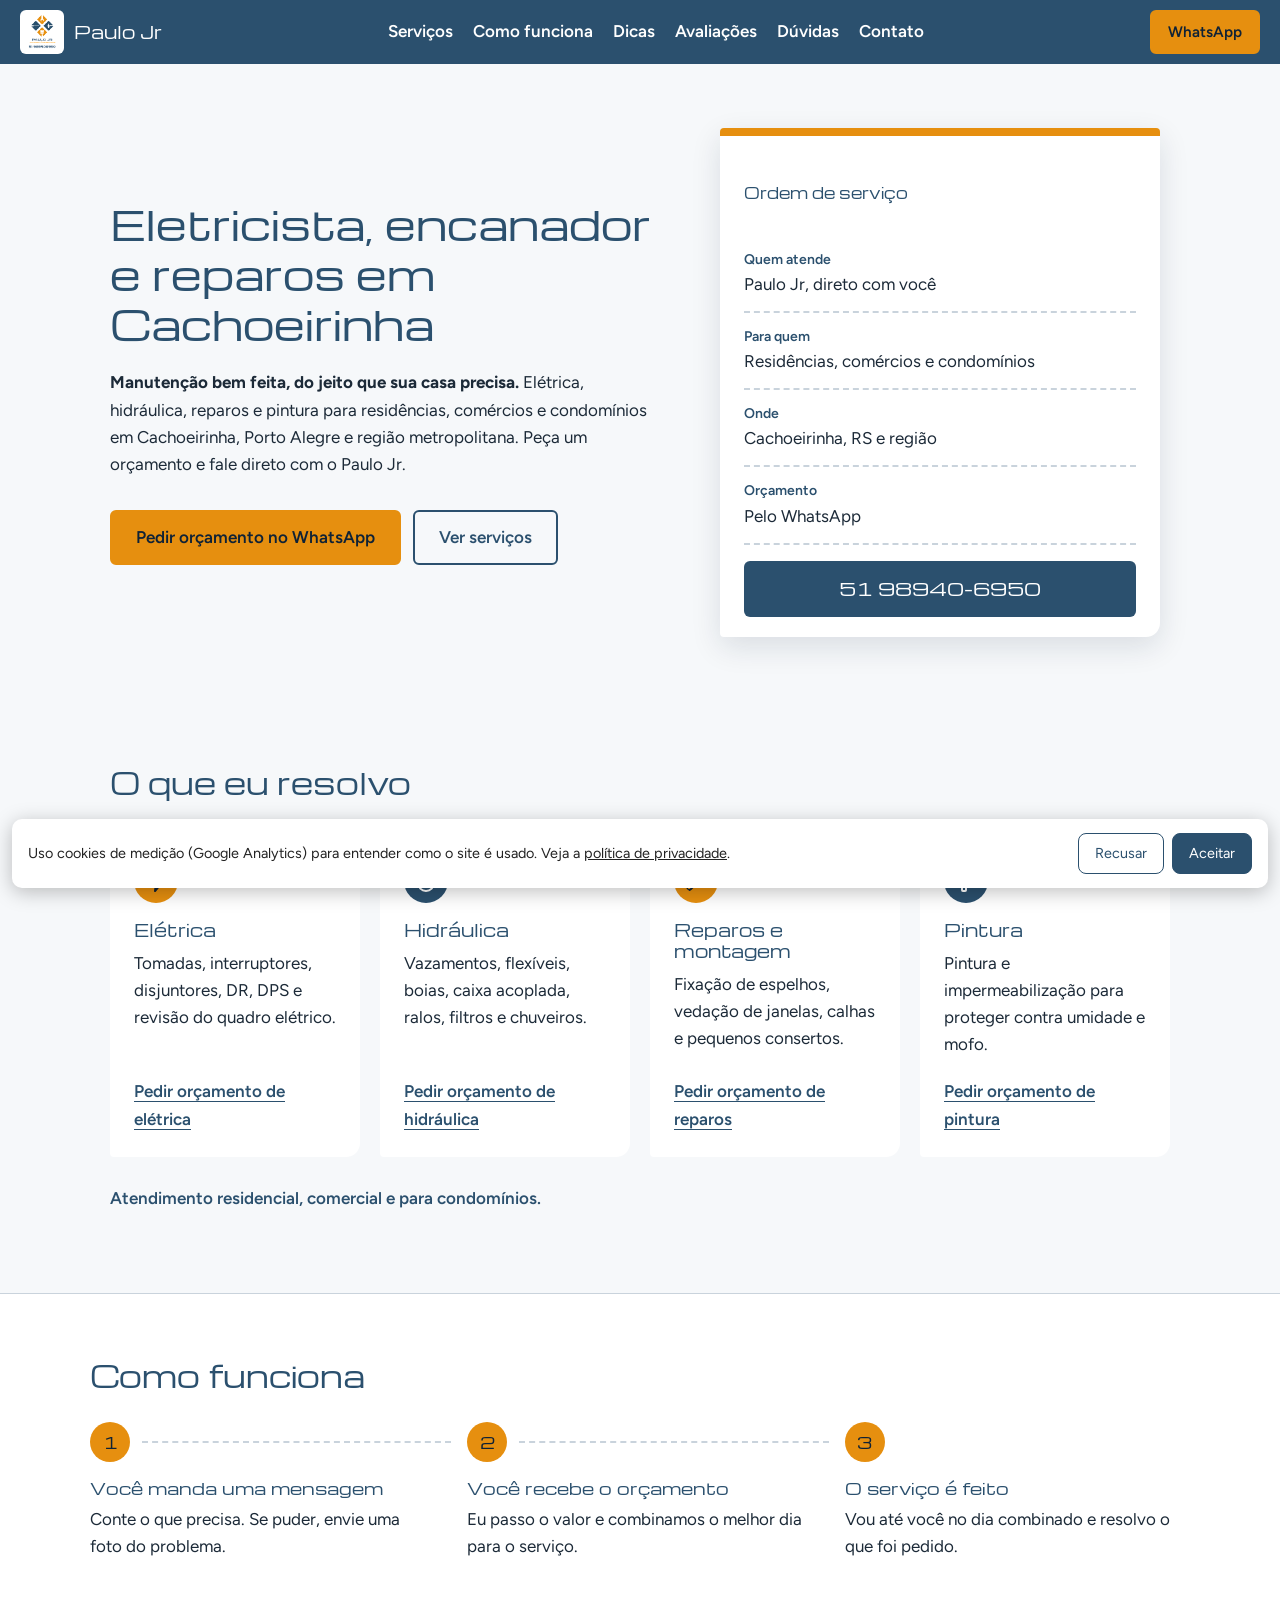
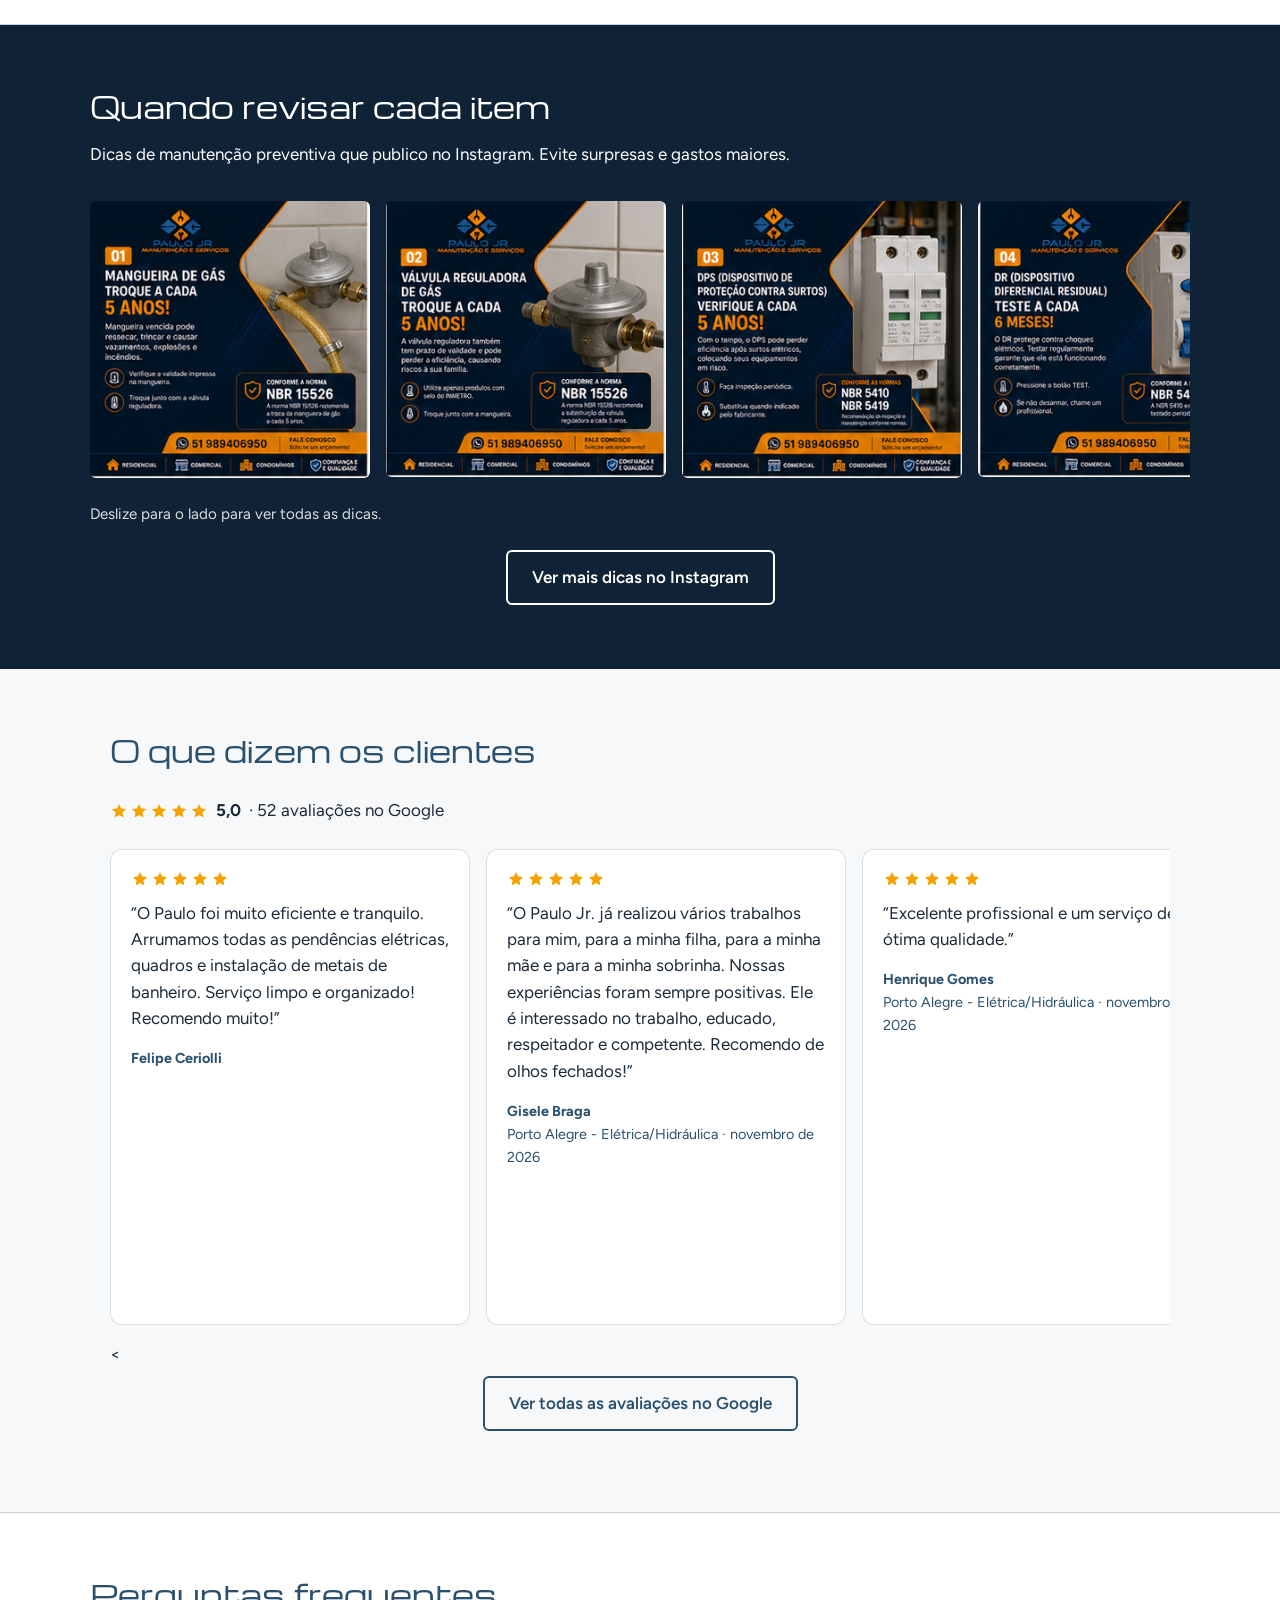
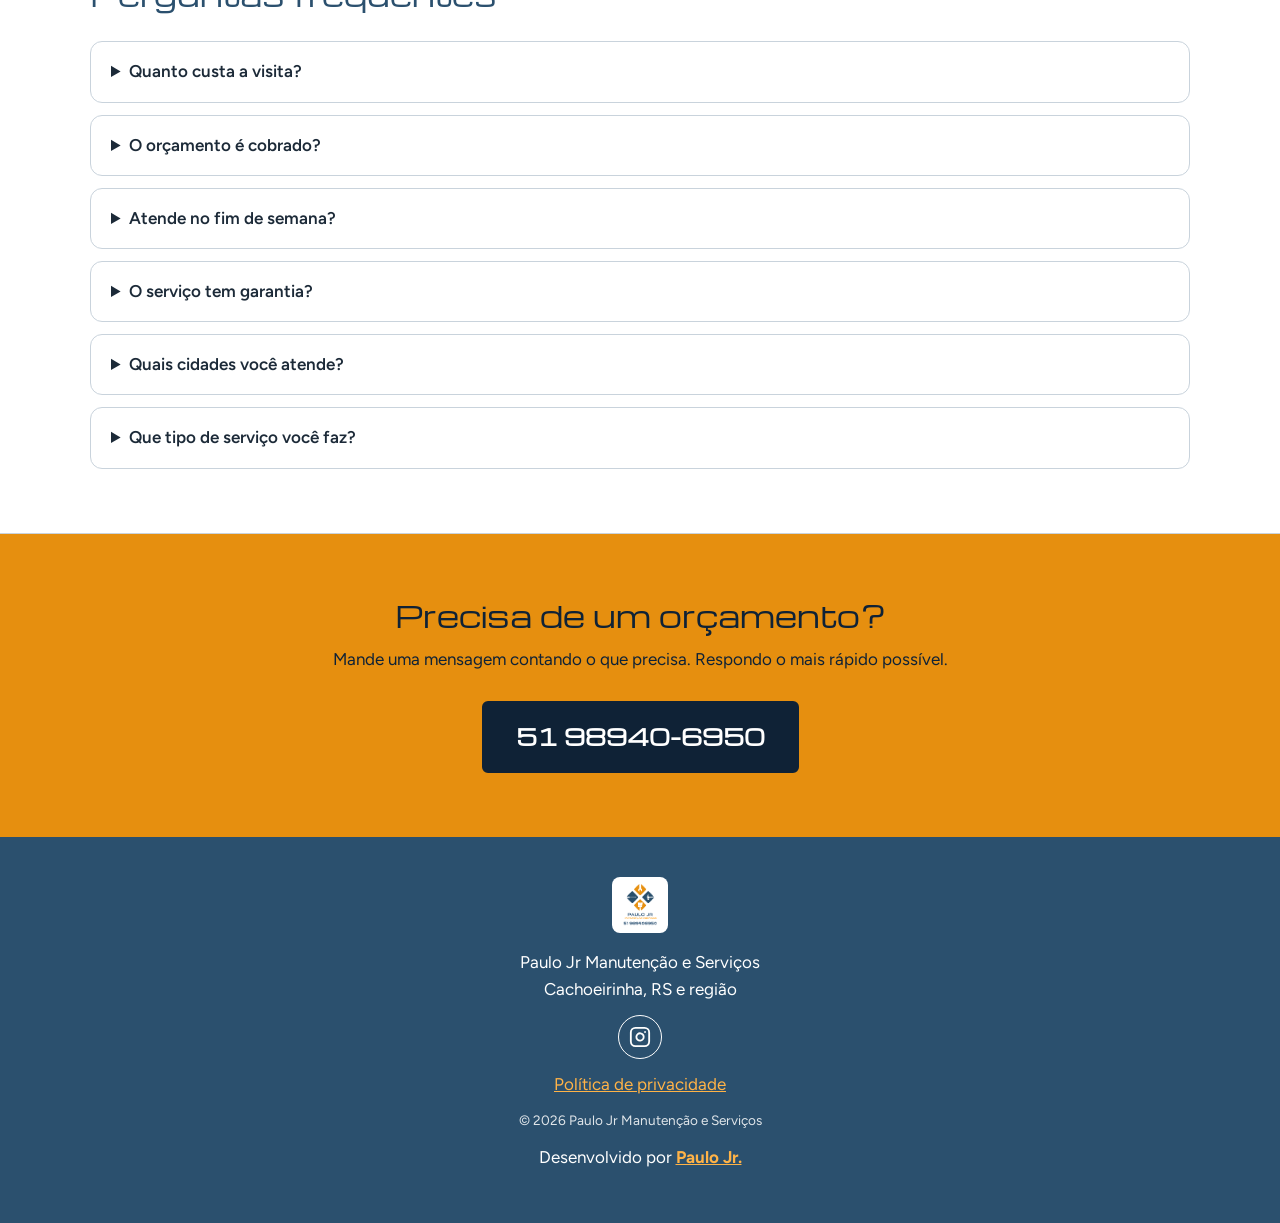
<file: index.html>
<!DOCTYPE html>
<html lang="pt-BR">

<head>
  <meta charset="UTF-8">
  <meta name="viewport" content="width=device-width, initial-scale=1">
  <title>Eletricista e Manutenção em Cachoeirinha | Paulo Jr</title>
  <meta name="description"
    content="Eletricista, encanador, reparos e pintura em Cachoeirinha, Porto Alegre e região metropolitana. Residências, comércios e condomínios. Orçamento pelo WhatsApp.">
  <meta name="theme-color" content="#2b506e">
  <link rel="canonical" href="https://manutencao.paulojr.dev.br/">

  <!-- Prévia ao compartilhar (WhatsApp, Facebook, LinkedIn, X) -->
  <meta property="og:type" content="website">
  <meta property="og:locale" content="pt_BR">
  <meta property="og:url" content="https://manutencao.paulojr.dev.br/">
  <meta property="og:title" content="Eletricista e Manutenção em Cachoeirinha | Paulo Jr">
  <meta property="og:description"
    content="Elétrica, hidráulica, reparos e pintura em Cachoeirinha e região. Peça seu orçamento pelo WhatsApp.">
  <meta property="og:image" content="https://manutencao.paulojr.dev.br/assets/og-image.png">
  <meta property="og:image:width" content="1200">
  <meta property="og:image:height" content="630">
  <meta property="og:image:alt"
    content="Paulo Jr Manutenção e Serviços: elétrica, hidráulica, reparos e pintura em Cachoeirinha e região. WhatsApp 51 98940-6950">
  <meta name="twitter:card" content="summary_large_image">

  <link rel="icon" href="assets/logo.png">
  <link rel="preconnect" href="https://fonts.googleapis.com">
  <link rel="preconnect" href="https://fonts.gstatic.com" crossorigin>
  <link href="https://fonts.googleapis.com/css2?family=Figtree:wght@400;600&family=Michroma&display=swap"
    rel="stylesheet">
  <link rel="stylesheet" href="css/style.css">

  <!-- Dados estruturados para o Google (negócio local) -->
  <script type="application/ld+json">
{
  "@context": "https://schema.org",
  "@type": "HomeAndConstructionBusiness",
  "name": "Paulo Jr Manutenção e Serviços",
  "url": "https://manutencao.paulojr.dev.br/",
  "image": "https://manutencao.paulojr.dev.br/assets/logo.png",
  "telephone": "+55-51-98940-6950",
  "priceRange": "A partir de R$ 100",
  "description": "Eletricista, encanador, reparos e pintura para residências, comércios e condomínios em Cachoeirinha, Porto Alegre e região metropolitana.",
  "address": {
    "@type": "PostalAddress",
    "addressLocality": "Cachoeirinha",
    "addressRegion": "RS",
    "addressCountry": "BR"
  },
  "openingHoursSpecification": [{
    "@type": "OpeningHoursSpecification",
    "dayOfWeek": ["Monday", "Tuesday", "Wednesday", "Thursday", "Friday"],
    "opens": "08:00",
    "closes": "18:00"
  }],
  "areaServed": [
    { "@type": "City", "name": "Cachoeirinha" },
    { "@type": "City", "name": "Porto Alegre" },
    { "@type": "City", "name": "Canoas" },
    { "@type": "City", "name": "Gravataí" },
    { "@type": "City", "name": "Esteio" },
    { "@type": "City", "name": "Sapucaia do Sul" },
    
  
  ],
  "sameAs": [
    "https://www.instagram.com/paulojrmanutencao/",
    "https://g.page/r/Ca1kbICgBH56EBM"
  ]
}
</script>

  <script type="application/ld+json">
  {
    "@context": "https://schema.org",
    "@type": "FAQPage",
    "mainEntity": [
      { "@type": "Question", "name": "Quanto custa a visita?",
        "acceptedAnswer": { "@type": "Answer", "text": "O serviço começa em R$ 100,00. O orçamento é grátis, e se eu não conseguir resolver o problema, você não paga nada." } },
      { "@type": "Question", "name": "O orçamento é cobrado?",
        "acceptedAnswer": { "@type": "Answer", "text": "Não, o orçamento é sempre gratuito. Mande uma mensagem com uma foto do problema pelo WhatsApp e eu passo o valor." } },
      { "@type": "Question", "name": "Atende no fim de semana?",
        "acceptedAnswer": { "@type": "Answer", "text": "O atendimento é de segunda a sexta, das 8h às 18h. Quando não tem outro jeito, dá para combinar sábado pela manhã." } },
      { "@type": "Question", "name": "O serviço tem garantia?",
        "acceptedAnswer": { "@type": "Answer", "text": "Sim, a mão de obra tem garantia. Se algo do que eu fiz der problema, eu volto para resolver." } },
      { "@type": "Question", "name": "Quais cidades você atende?",
        "acceptedAnswer": { "@type": "Answer", "text": "Atendo Cachoeirinha, Porto Alegre e região metropolitana: Canoas, Gravataí, Esteio, Sapucaia do Sul." } },
      { "@type": "Question", "name": "Que tipo de serviço você faz?",
        "acceptedAnswer": { "@type": "Answer", "text": "Elétrica, hidráulica, pequenos reparos e pintura, para residências, comércios e condomínios." } }
    ]
  }
  </script>

</head>

<body>
  <a class="pular" href="#inicio">Ir para o conteúdo</a>

  <header class="topo">
    <a href="#inicio" class="topo__marca" aria-label="Paulo Jr Manutenção e Serviços">
      <img src="assets/logo.png" alt="" width="44" height="44">
      <span>Paulo Jr</span>
    </a>
    <nav class="topo__nav" aria-label="Principal">
      <a href="#servicos">Serviços</a>
      <a href="#como-funciona">Como funciona</a>
      <a href="#dicas">Dicas</a>
      <a href="#depoimentos">Avaliações</a>
      <a href="#perguntas">Dúvidas</a>
      <a href="#contato">Contato</a>
    </nav>
    <a class="botao botao--pequeno" data-whatsapp target="_blank" rel="noopener"
      href="https://wa.me/5551989406950?text=Ol%C3%A1%2C%20Paulo!%20Vi%20seu%20site%20e%20gostaria%20de%20um%20or%C3%A7amento.">WhatsApp</a>
  </header>

  <main id="inicio" tabindex="-1">

    <!-- Herói: texto à esquerda, "ordem de serviço" à direita -->
    <section class="heroi">
      <div class="heroi__texto">
        <h1>Eletricista, encanador e reparos em Cachoeirinha</h1>
        <p><strong>Manutenção bem feita, do jeito que sua casa precisa.</strong> Elétrica, hidráulica, reparos e pintura
          para residências, comércios e condomínios em Cachoeirinha, Porto Alegre e região metropolitana. Peça um
          orçamento e fale direto com o Paulo Jr.</p>
        <div class="heroi__acoes">
          <a class="botao" data-whatsapp target="_blank" rel="noopener"
            href="https://wa.me/5551989406950?text=Ol%C3%A1%2C%20Paulo!%20Vi%20seu%20site%20e%20gostaria%20de%20um%20or%C3%A7amento.">Pedir
            orçamento no WhatsApp</a>
          <a class="botao botao--contorno" href="#servicos">Ver serviços</a>
        </div>
      </div>

      <aside class="os" aria-label="Resumo do atendimento">
        <p class="os__titulo">Ordem de serviço</p>
        <dl class="os__lista">
          <div>
            <dt>Quem atende</dt>
            <dd>Paulo Jr, direto com você</dd>
          </div>
          <div>
            <dt>Para quem</dt>
            <dd>Residências, comércios e condomínios</dd>
          </div>
          <div>
            <dt>Onde</dt>
            <dd>Cachoeirinha, RS e região</dd>
          </div>
          <div>
            <dt>Orçamento</dt>
            <dd>Pelo WhatsApp</dd>
          </div>
        </dl>
        <a class="os__tel" data-whatsapp target="_blank" rel="noopener"
          href="https://wa.me/5551989406950?text=Ol%C3%A1%2C%20Paulo!%20Vi%20seu%20site%20e%20gostaria%20de%20um%20or%C3%A7amento."><span
            data-telefone>51 98940-6950</span></a>
      </aside>
    </section>

    <!-- Serviços: cada card abre o WhatsApp já com o serviço na mensagem -->
    <section class="secao" id="servicos">
      <h2>O que eu resolvo</h2>
      <ul class="servicos">
        <li class="servico servico--laranja">
          <svg class="servico__icone" viewBox="0 0 24 24" fill="none" stroke="currentColor" stroke-width="2"
            stroke-linecap="round" stroke-linejoin="round" aria-hidden="true">
            <polygon points="13 2 3 14 12 14 11 22 21 10 12 10 13 2" />
          </svg>
          <h3>Elétrica</h3>
          <p>Tomadas, interruptores, disjuntores, DR, DPS e revisão do quadro elétrico.</p>
          <a class="servico__link" data-whatsapp data-servico="elétrica" target="_blank" rel="noopener"
            href="https://wa.me/5551989406950?text=Ol%C3%A1%2C%20Paulo!%20Vi%20seu%20site%20e%20gostaria%20de%20um%20or%C3%A7amento%20de%20el%C3%A9trica.">Pedir
            orçamento de elétrica</a>
        </li>
        <li class="servico servico--azul">
          <svg class="servico__icone" viewBox="0 0 24 24" fill="none" stroke="currentColor" stroke-width="2"
            stroke-linecap="round" stroke-linejoin="round" aria-hidden="true">
            <path d="M12 2.69l5.66 5.66a8 8 0 1 1-11.31 0z" />
          </svg>
          <h3>Hidráulica</h3>
          <p>Vazamentos, flexíveis, boias, caixa acoplada, ralos, filtros e chuveiros.</p>
          <a class="servico__link" data-whatsapp data-servico="hidráulica" target="_blank" rel="noopener"
            href="https://wa.me/5551989406950?text=Ol%C3%A1%2C%20Paulo!%20Vi%20seu%20site%20e%20gostaria%20de%20um%20or%C3%A7amento%20de%20hidr%C3%A1ulica.">Pedir
            orçamento de hidráulica</a>
        </li>
        <li class="servico servico--laranja">
          <svg class="servico__icone" viewBox="0 0 24 24" fill="none" stroke="currentColor" stroke-width="2"
            stroke-linecap="round" stroke-linejoin="round" aria-hidden="true">
            <path
              d="M14.7 6.3a1 1 0 0 0 0 1.4l1.6 1.6a1 1 0 0 0 1.4 0l3.77-3.77a6 6 0 0 1-7.94 7.94l-6.91 6.91a2.12 2.12 0 0 1-3-3l6.91-6.91a6 6 0 0 1 7.94-7.94l-3.76 3.76z" />
          </svg>
          <h3>Reparos e montagem</h3>
          <p>Fixação de espelhos, vedação de janelas, calhas e pequenos consertos.</p>
          <a class="servico__link" data-whatsapp data-servico="reparos e montagem" target="_blank" rel="noopener"
            href="https://wa.me/5551989406950?text=Ol%C3%A1%2C%20Paulo!%20Vi%20seu%20site%20e%20gostaria%20de%20um%20or%C3%A7amento%20de%20reparos%20e%20montagem.">Pedir
            orçamento de reparos</a>
        </li>
        <li class="servico servico--azul">
          <svg class="servico__icone" viewBox="0 0 24 24" fill="none" stroke="currentColor" stroke-width="2"
            stroke-linecap="round" stroke-linejoin="round" aria-hidden="true">
            <rect width="16" height="6" x="2" y="2" rx="2" />
            <path d="M10 16v-2a2 2 0 0 1 2-2h8a2 2 0 0 0 2-2V7a2 2 0 0 0-2-2h-2" />
            <rect width="4" height="6" x="8" y="16" rx="1" />
          </svg>
          <h3>Pintura</h3>
          <p>Pintura e impermeabilização para proteger contra umidade e mofo.</p>
          <a class="servico__link" data-whatsapp data-servico="pintura" target="_blank" rel="noopener"
            href="https://wa.me/5551989406950?text=Ol%C3%A1%2C%20Paulo!%20Vi%20seu%20site%20e%20gostaria%20de%20um%20or%C3%A7amento%20de%20pintura.">Pedir
            orçamento de pintura</a>
        </li>
      </ul>
      <p class="atendimento">Atendimento residencial, comercial e para condomínios.</p>
    </section>

    <!-- Como funciona (ajuste os textos ao seu jeito de trabalhar) -->
    <section class="secao secao--faixa" id="como-funciona">
      <h2>Como funciona</h2>
      <ol class="passos">
        <li>
          <h3>Você manda uma mensagem</h3>
          <p>Conte o que precisa. Se puder, envie uma foto do problema.</p>
        </li>
        <li>
          <h3>Você recebe o orçamento</h3>
          <p>Eu passo o valor e combinamos o melhor dia para o serviço.</p>
        </li>
        <li>
          <h3>O serviço é feito</h3>
          <p>Vou até você no dia combinado e resolvo o que foi pedido.</p>
        </li>
      </ol>
    </section>

    <!--
      TRABALHOS REALIZADOS (descomente quando tiver fotos de antes e depois)
      Fotos reais de serviços são o que mais passa confiança para quem ainda não conhece o seu trabalho.

      <section class="secao" id="trabalhos">
        <h2>Trabalhos feitos</h2>
        <ul class="trabalhos">
          <li>
            <img src="assets/trabalho-01.webp" alt="Descreva o serviço feito" width="800" height="600" loading="lazy">
            <p>Troca do quadro de disjuntores</p>
          </li>
        </ul>
      </section>
    -->

    <!-- Dicas: rolagem horizontal com encaixe (sem biblioteca) -->
    <section class="secao secao--escura" id="dicas">
      <h2>Quando revisar cada item</h2>
      <p class="secao__intro">Dicas de manutenção preventiva que publico no Instagram. Evite surpresas e gastos maiores.
      </p>
      <ul class="galeria" tabindex="0" aria-label="Dicas de manutenção. Role para o lado para ver todas.">
        <li><img src="assets/dica-01.png" alt="Dica 1: troque a mangueira de gás a cada 5 anos" width="1080"
            height="1080" loading="lazy"></li>
        <li><img src="assets/dica-02.png" alt="Dica 2: troque a válvula reguladora de gás a cada 5 anos" width="1080"
            height="1080" loading="lazy"></li>
        <li><img src="assets/dica-03.png" alt="Dica 3: verifique o DPS a cada 5 anos" width="1080" height="1080"
            loading="lazy"></li>
        <li><img src="assets/dica-04.png" alt="Dica 4: teste o DR a cada 6 meses" width="1080" height="1080"
            loading="lazy"></li>
        <li><img src="assets/dica-05.png" alt="Dica 5: atenção aos sinais de troca da resistência do chuveiro"
            width="1080" height="1080" loading="lazy"></li>
        <li><img src="assets/dica-06.png" alt="Dica 6: troque os flexíveis de água a cada 5 anos" width="1080"
            height="1080" loading="lazy"></li>
        <li><img src="assets/dica-07.png" alt="Dica 7: troque o mecanismo da caixa acoplada a cada 5 anos" width="1080"
            height="1080" loading="lazy"></li>
        <li><img src="assets/dica-08.png" alt="Dica 8: verifique o detector de fumaça a cada 5 anos" width="1080"
            height="1080" loading="lazy"></li>
      </ul>
      <p class="galeria__dica">Deslize para o lado para ver todas as dicas.</p>
      <a class="botao botao--contorno-claro" data-instagram href="https://www.instagram.com/paulojrmanutencao/"
        target="_blank" rel="noopener">Ver mais dicas no Instagram</a>
    </section>

    <section class="secao" id="depoimentos">
      <h2>O que dizem os clientes</h2>
      <!-- REVIEWS:SUMMARY -->
      <p class="depoimentos__resumo"><span class="depoimento__estrelas" role="img" aria-label="Nota 5,0 de 5"><svg
            viewBox="0 0 24 24" aria-hidden="true">
            <path d="M12 2.5l2.9 6.1 6.6.8-4.9 4.6 1.3 6.6L12 17.3 6.1 20.6l1.3-6.6L2.5 9.4l6.6-.8z" />
          </svg><svg viewBox="0 0 24 24" aria-hidden="true">
            <path d="M12 2.5l2.9 6.1 6.6.8-4.9 4.6 1.3 6.6L12 17.3 6.1 20.6l1.3-6.6L2.5 9.4l6.6-.8z" />
          </svg><svg viewBox="0 0 24 24" aria-hidden="true">
            <path d="M12 2.5l2.9 6.1 6.6.8-4.9 4.6 1.3 6.6L12 17.3 6.1 20.6l1.3-6.6L2.5 9.4l6.6-.8z" />
          </svg><svg viewBox="0 0 24 24" aria-hidden="true">
            <path d="M12 2.5l2.9 6.1 6.6.8-4.9 4.6 1.3 6.6L12 17.3 6.1 20.6l1.3-6.6L2.5 9.4l6.6-.8z" />
          </svg><svg viewBox="0 0 24 24" aria-hidden="true">
            <path d="M12 2.5l2.9 6.1 6.6.8-4.9 4.6 1.3 6.6L12 17.3 6.1 20.6l1.3-6.6L2.5 9.4l6.6-.8z" />
          </svg></span><strong>5,0</strong><span>· 52 avaliações no Google</span></p>
      <!-- /REVIEWS:SUMMARY -->
      <ul class="depoimentos" tabindex="0" aria-label="Depoimentos de clientes. Role para o lado para ver todos.">
        <!-- REVIEWS:CARDS -->
        <li class="depoimento">
          <div class="depoimento__estrelas" role="img" aria-label="5 de 5 estrelas"><svg viewBox="0 0 24 24"
              aria-hidden="true">
              <path d="M12 2.5l2.9 6.1 6.6.8-4.9 4.6 1.3 6.6L12 17.3 6.1 20.6l1.3-6.6L2.5 9.4l6.6-.8z" />
            </svg><svg viewBox="0 0 24 24" aria-hidden="true">
              <path d="M12 2.5l2.9 6.1 6.6.8-4.9 4.6 1.3 6.6L12 17.3 6.1 20.6l1.3-6.6L2.5 9.4l6.6-.8z" />
            </svg><svg viewBox="0 0 24 24" aria-hidden="true">
              <path d="M12 2.5l2.9 6.1 6.6.8-4.9 4.6 1.3 6.6L12 17.3 6.1 20.6l1.3-6.6L2.5 9.4l6.6-.8z" />
            </svg><svg viewBox="0 0 24 24" aria-hidden="true">
              <path d="M12 2.5l2.9 6.1 6.6.8-4.9 4.6 1.3 6.6L12 17.3 6.1 20.6l1.3-6.6L2.5 9.4l6.6-.8z" />
            </svg><svg viewBox="0 0 24 24" aria-hidden="true">
              <path d="M12 2.5l2.9 6.1 6.6.8-4.9 4.6 1.3 6.6L12 17.3 6.1 20.6l1.3-6.6L2.5 9.4l6.6-.8z" />
            </svg></div>
          <blockquote>“O Paulo foi muito eficiente e tranquilo. Arrumamos todas as pendências elétricas, quadros e
            instalação de metais de banheiro. Serviço limpo e organizado! Recomendo muito!”</blockquote>
          <p class="depoimento__autor"><strong>Felipe Ceriolli</strong></p>
        </li>
        <li class="depoimento">
          <div class="depoimento__estrelas" role="img" aria-label="5 de 5 estrelas"><svg viewBox="0 0 24 24"
              aria-hidden="true">
              <path d="M12 2.5l2.9 6.1 6.6.8-4.9 4.6 1.3 6.6L12 17.3 6.1 20.6l1.3-6.6L2.5 9.4l6.6-.8z" />
            </svg><svg viewBox="0 0 24 24" aria-hidden="true">
              <path d="M12 2.5l2.9 6.1 6.6.8-4.9 4.6 1.3 6.6L12 17.3 6.1 20.6l1.3-6.6L2.5 9.4l6.6-.8z" />
            </svg><svg viewBox="0 0 24 24" aria-hidden="true">
              <path d="M12 2.5l2.9 6.1 6.6.8-4.9 4.6 1.3 6.6L12 17.3 6.1 20.6l1.3-6.6L2.5 9.4l6.6-.8z" />
            </svg><svg viewBox="0 0 24 24" aria-hidden="true">
              <path d="M12 2.5l2.9 6.1 6.6.8-4.9 4.6 1.3 6.6L12 17.3 6.1 20.6l1.3-6.6L2.5 9.4l6.6-.8z" />
            </svg><svg viewBox="0 0 24 24" aria-hidden="true">
              <path d="M12 2.5l2.9 6.1 6.6.8-4.9 4.6 1.3 6.6L12 17.3 6.1 20.6l1.3-6.6L2.5 9.4l6.6-.8z" />
            </svg></div>
          <blockquote>“O Paulo Jr. já realizou vários trabalhos para mim, para a minha filha, para a minha mãe e para a
            minha sobrinha. Nossas experiências foram sempre positivas. Ele é interessado no trabalho, educado,
            respeitador e competente. Recomendo de olhos fechados!”</blockquote>
          <p class="depoimento__autor"><strong>Gisele Braga</strong><br>Porto Alegre - Elétrica/Hidráulica · novembro de
            2026</p>
        </li>
        <li class="depoimento">
          <div class="depoimento__estrelas" role="img" aria-label="5 de 5 estrelas"><svg viewBox="0 0 24 24"
              aria-hidden="true">
              <path d="M12 2.5l2.9 6.1 6.6.8-4.9 4.6 1.3 6.6L12 17.3 6.1 20.6l1.3-6.6L2.5 9.4l6.6-.8z" />
            </svg><svg viewBox="0 0 24 24" aria-hidden="true">
              <path d="M12 2.5l2.9 6.1 6.6.8-4.9 4.6 1.3 6.6L12 17.3 6.1 20.6l1.3-6.6L2.5 9.4l6.6-.8z" />
            </svg><svg viewBox="0 0 24 24" aria-hidden="true">
              <path d="M12 2.5l2.9 6.1 6.6.8-4.9 4.6 1.3 6.6L12 17.3 6.1 20.6l1.3-6.6L2.5 9.4l6.6-.8z" />
            </svg><svg viewBox="0 0 24 24" aria-hidden="true">
              <path d="M12 2.5l2.9 6.1 6.6.8-4.9 4.6 1.3 6.6L12 17.3 6.1 20.6l1.3-6.6L2.5 9.4l6.6-.8z" />
            </svg><svg viewBox="0 0 24 24" aria-hidden="true">
              <path d="M12 2.5l2.9 6.1 6.6.8-4.9 4.6 1.3 6.6L12 17.3 6.1 20.6l1.3-6.6L2.5 9.4l6.6-.8z" />
            </svg></div>
          <blockquote>“Excelente profissional e um serviço de ótima qualidade.”</blockquote>
          <p class="depoimento__autor"><strong>Henrique Gomes</strong><br>Porto Alegre - Elétrica/Hidráulica · novembro
            de 2026</p>
        </li>
        <li class="depoimento">
          <div class="depoimento__estrelas" role="img" aria-label="5 de 5 estrelas"><svg viewBox="0 0 24 24"
              aria-hidden="true">
              <path d="M12 2.5l2.9 6.1 6.6.8-4.9 4.6 1.3 6.6L12 17.3 6.1 20.6l1.3-6.6L2.5 9.4l6.6-.8z" />
            </svg><svg viewBox="0 0 24 24" aria-hidden="true">
              <path d="M12 2.5l2.9 6.1 6.6.8-4.9 4.6 1.3 6.6L12 17.3 6.1 20.6l1.3-6.6L2.5 9.4l6.6-.8z" />
            </svg><svg viewBox="0 0 24 24" aria-hidden="true">
              <path d="M12 2.5l2.9 6.1 6.6.8-4.9 4.6 1.3 6.6L12 17.3 6.1 20.6l1.3-6.6L2.5 9.4l6.6-.8z" />
            </svg><svg viewBox="0 0 24 24" aria-hidden="true">
              <path d="M12 2.5l2.9 6.1 6.6.8-4.9 4.6 1.3 6.6L12 17.3 6.1 20.6l1.3-6.6L2.5 9.4l6.6-.8z" />
            </svg><svg viewBox="0 0 24 24" aria-hidden="true">
              <path d="M12 2.5l2.9 6.1 6.6.8-4.9 4.6 1.3 6.6L12 17.3 6.1 20.6l1.3-6.6L2.5 9.4l6.6-.8z" />
            </svg></div>
          <blockquote>“Organizado, profissional e executa o serviço sempre com excelência. Recomendo muito.”
          </blockquote>
          <p class="depoimento__autor"><strong>Kaleb Morares Natal</strong><br>Porto Alegre - Elétrica · novembro de
            2026</p>
        </li>
        <li class="depoimento">
          <div class="depoimento__estrelas" role="img" aria-label="5 de 5 estrelas"><svg viewBox="0 0 24 24"
              aria-hidden="true">
              <path d="M12 2.5l2.9 6.1 6.6.8-4.9 4.6 1.3 6.6L12 17.3 6.1 20.6l1.3-6.6L2.5 9.4l6.6-.8z" />
            </svg><svg viewBox="0 0 24 24" aria-hidden="true">
              <path d="M12 2.5l2.9 6.1 6.6.8-4.9 4.6 1.3 6.6L12 17.3 6.1 20.6l1.3-6.6L2.5 9.4l6.6-.8z" />
            </svg><svg viewBox="0 0 24 24" aria-hidden="true">
              <path d="M12 2.5l2.9 6.1 6.6.8-4.9 4.6 1.3 6.6L12 17.3 6.1 20.6l1.3-6.6L2.5 9.4l6.6-.8z" />
            </svg><svg viewBox="0 0 24 24" aria-hidden="true">
              <path d="M12 2.5l2.9 6.1 6.6.8-4.9 4.6 1.3 6.6L12 17.3 6.1 20.6l1.3-6.6L2.5 9.4l6.6-.8z" />
            </svg><svg viewBox="0 0 24 24" aria-hidden="true">
              <path d="M12 2.5l2.9 6.1 6.6.8-4.9 4.6 1.3 6.6L12 17.3 6.1 20.6l1.3-6.6L2.5 9.4l6.6-.8z" />
            </svg></div>
          <blockquote>“Confiança, trabalho profissional de qualidade e preço justo. Recomendo!”</blockquote>
          <p class="depoimento__autor"><strong>Jean Santos</strong><br>Porto Alegre - Elétrica · novembro de 2026</p>
        </li>
        <li class="depoimento">
          <div class="depoimento__estrelas" role="img" aria-label="5 de 5 estrelas"><svg viewBox="0 0 24 24"
              aria-hidden="true">
              <path d="M12 2.5l2.9 6.1 6.6.8-4.9 4.6 1.3 6.6L12 17.3 6.1 20.6l1.3-6.6L2.5 9.4l6.6-.8z" />
            </svg><svg viewBox="0 0 24 24" aria-hidden="true">
              <path d="M12 2.5l2.9 6.1 6.6.8-4.9 4.6 1.3 6.6L12 17.3 6.1 20.6l1.3-6.6L2.5 9.4l6.6-.8z" />
            </svg><svg viewBox="0 0 24 24" aria-hidden="true">
              <path d="M12 2.5l2.9 6.1 6.6.8-4.9 4.6 1.3 6.6L12 17.3 6.1 20.6l1.3-6.6L2.5 9.4l6.6-.8z" />
            </svg><svg viewBox="0 0 24 24" aria-hidden="true">
              <path d="M12 2.5l2.9 6.1 6.6.8-4.9 4.6 1.3 6.6L12 17.3 6.1 20.6l1.3-6.6L2.5 9.4l6.6-.8z" />
            </svg><svg viewBox="0 0 24 24" aria-hidden="true">
              <path d="M12 2.5l2.9 6.1 6.6.8-4.9 4.6 1.3 6.6L12 17.3 6.1 20.6l1.3-6.6L2.5 9.4l6.6-.8z" />
            </svg></div>
          <blockquote>“Sempre contamos com a excelência dos serviços prestados pelo Paulo Jr. Pessoa de extrema
            confiança e muito atenciosa! Recomendamos sem nenhuma ressalva! Podem confiar!”</blockquote>
          <p class="depoimento__autor"><strong>Janice Fleck</strong><br>Porto Alegre - Elétrica/Hidráulica · novembro de
            2026</p>
        </li>
        <li class="depoimento">
          <div class="depoimento__estrelas" role="img" aria-label="5 de 5 estrelas"><svg viewBox="0 0 24 24"
              aria-hidden="true">
              <path d="M12 2.5l2.9 6.1 6.6.8-4.9 4.6 1.3 6.6L12 17.3 6.1 20.6l1.3-6.6L2.5 9.4l6.6-.8z" />
            </svg><svg viewBox="0 0 24 24" aria-hidden="true">
              <path d="M12 2.5l2.9 6.1 6.6.8-4.9 4.6 1.3 6.6L12 17.3 6.1 20.6l1.3-6.6L2.5 9.4l6.6-.8z" />
            </svg><svg viewBox="0 0 24 24" aria-hidden="true">
              <path d="M12 2.5l2.9 6.1 6.6.8-4.9 4.6 1.3 6.6L12 17.3 6.1 20.6l1.3-6.6L2.5 9.4l6.6-.8z" />
            </svg><svg viewBox="0 0 24 24" aria-hidden="true">
              <path d="M12 2.5l2.9 6.1 6.6.8-4.9 4.6 1.3 6.6L12 17.3 6.1 20.6l1.3-6.6L2.5 9.4l6.6-.8z" />
            </svg><svg viewBox="0 0 24 24" aria-hidden="true">
              <path d="M12 2.5l2.9 6.1 6.6.8-4.9 4.6 1.3 6.6L12 17.3 6.1 20.6l1.3-6.6L2.5 9.4l6.6-.8z" />
            </svg></div>
          <blockquote>“Gostei muito, muito atencioso! Vale muito a avaliação!!!”</blockquote>
          <p class="depoimento__autor"><strong>Barbara Gomes</strong><br>Porto Alegre - Elétrica · novembro de 2026</p>
        </li>
        <li class="depoimento">
          <div class="depoimento__estrelas" role="img" aria-label="5 de 5 estrelas"><svg viewBox="0 0 24 24"
              aria-hidden="true">
              <path d="M12 2.5l2.9 6.1 6.6.8-4.9 4.6 1.3 6.6L12 17.3 6.1 20.6l1.3-6.6L2.5 9.4l6.6-.8z" />
            </svg><svg viewBox="0 0 24 24" aria-hidden="true">
              <path d="M12 2.5l2.9 6.1 6.6.8-4.9 4.6 1.3 6.6L12 17.3 6.1 20.6l1.3-6.6L2.5 9.4l6.6-.8z" />
            </svg><svg viewBox="0 0 24 24" aria-hidden="true">
              <path d="M12 2.5l2.9 6.1 6.6.8-4.9 4.6 1.3 6.6L12 17.3 6.1 20.6l1.3-6.6L2.5 9.4l6.6-.8z" />
            </svg><svg viewBox="0 0 24 24" aria-hidden="true">
              <path d="M12 2.5l2.9 6.1 6.6.8-4.9 4.6 1.3 6.6L12 17.3 6.1 20.6l1.3-6.6L2.5 9.4l6.6-.8z" />
            </svg><svg viewBox="0 0 24 24" aria-hidden="true">
              <path d="M12 2.5l2.9 6.1 6.6.8-4.9 4.6 1.3 6.6L12 17.3 6.1 20.6l1.3-6.6L2.5 9.4l6.6-.8z" />
            </svg></div>
          <blockquote>“O Paulo é um excelente profissional, responsável, correto, pontual, honesto... Sempre que preciso
            de serviços de reformas, alvenaria, colocação de pisos e azulejos(PERFEITOS),elétrica, hidráulica etc,
            recorro a ele, pois sei que o serviço ficará perfeito e com valor apropriado ao que foi feito! Não conheço
            profissional melhor em Porto Alegre e região... APROVEITO PARA AGRADECER A ELE, POR TODAS AS VEZES QUE
            PRECISEI DOS SEUS SERVIÇOS. GRANDE ABRAÇO!”</blockquote>
          <p class="depoimento__autor"><strong>André Luiz Costa Nunes</strong><br>Porto Alegre - Reforma · novembro de
            2026</p>
        </li>
        <li class="depoimento">
          <div class="depoimento__estrelas" role="img" aria-label="4 de 5 estrelas"><svg viewBox="0 0 24 24"
              aria-hidden="true">
              <path d="M12 2.5l2.9 6.1 6.6.8-4.9 4.6 1.3 6.6L12 17.3 6.1 20.6l1.3-6.6L2.5 9.4l6.6-.8z" />
            </svg><svg viewBox="0 0 24 24" aria-hidden="true">
              <path d="M12 2.5l2.9 6.1 6.6.8-4.9 4.6 1.3 6.6L12 17.3 6.1 20.6l1.3-6.6L2.5 9.4l6.6-.8z" />
            </svg><svg viewBox="0 0 24 24" aria-hidden="true">
              <path d="M12 2.5l2.9 6.1 6.6.8-4.9 4.6 1.3 6.6L12 17.3 6.1 20.6l1.3-6.6L2.5 9.4l6.6-.8z" />
            </svg><svg viewBox="0 0 24 24" aria-hidden="true">
              <path d="M12 2.5l2.9 6.1 6.6.8-4.9 4.6 1.3 6.6L12 17.3 6.1 20.6l1.3-6.6L2.5 9.4l6.6-.8z" />
            </svg></div>
          <blockquote>“Profissional responsável, disponível, de confiança e com preço justo.”</blockquote>
          <p class="depoimento__autor"><strong>Louise Borba</strong><br>Porto Alegre - Reforma · novembro de 2026</p>
        </li>
        <li class="depoimento">
          <div class="depoimento__estrelas" role="img" aria-label="5 de 5 estrelas"><svg viewBox="0 0 24 24"
              aria-hidden="true">
              <path d="M12 2.5l2.9 6.1 6.6.8-4.9 4.6 1.3 6.6L12 17.3 6.1 20.6l1.3-6.6L2.5 9.4l6.6-.8z" />
            </svg><svg viewBox="0 0 24 24" aria-hidden="true">
              <path d="M12 2.5l2.9 6.1 6.6.8-4.9 4.6 1.3 6.6L12 17.3 6.1 20.6l1.3-6.6L2.5 9.4l6.6-.8z" />
            </svg><svg viewBox="0 0 24 24" aria-hidden="true">
              <path d="M12 2.5l2.9 6.1 6.6.8-4.9 4.6 1.3 6.6L12 17.3 6.1 20.6l1.3-6.6L2.5 9.4l6.6-.8z" />
            </svg><svg viewBox="0 0 24 24" aria-hidden="true">
              <path d="M12 2.5l2.9 6.1 6.6.8-4.9 4.6 1.3 6.6L12 17.3 6.1 20.6l1.3-6.6L2.5 9.4l6.6-.8z" />
            </svg><svg viewBox="0 0 24 24" aria-hidden="true">
              <path d="M12 2.5l2.9 6.1 6.6.8-4.9 4.6 1.3 6.6L12 17.3 6.1 20.6l1.3-6.6L2.5 9.4l6.6-.8z" />
            </svg></div>
          <blockquote>“O paulo é um baita profissional! Atencioso, habilidoso e tranquilo . Já recebemos ele aqui em
            casa para algumas manutenções mais de uma vez e foram ótimas experiências. Eu indico muito.”</blockquote>
          <p class="depoimento__autor"><strong>Miche Portella Domingues</strong><br>Porto Alegre - Elétrica · novembro
            de 2026</p>
        </li>
        <li class="depoimento">
          <div class="depoimento__estrelas" role="img" aria-label="5 de 5 estrelas"><svg viewBox="0 0 24 24"
              aria-hidden="true">
              <path d="M12 2.5l2.9 6.1 6.6.8-4.9 4.6 1.3 6.6L12 17.3 6.1 20.6l1.3-6.6L2.5 9.4l6.6-.8z" />
            </svg><svg viewBox="0 0 24 24" aria-hidden="true">
              <path d="M12 2.5l2.9 6.1 6.6.8-4.9 4.6 1.3 6.6L12 17.3 6.1 20.6l1.3-6.6L2.5 9.4l6.6-.8z" />
            </svg><svg viewBox="0 0 24 24" aria-hidden="true">
              <path d="M12 2.5l2.9 6.1 6.6.8-4.9 4.6 1.3 6.6L12 17.3 6.1 20.6l1.3-6.6L2.5 9.4l6.6-.8z" />
            </svg><svg viewBox="0 0 24 24" aria-hidden="true">
              <path d="M12 2.5l2.9 6.1 6.6.8-4.9 4.6 1.3 6.6L12 17.3 6.1 20.6l1.3-6.6L2.5 9.4l6.6-.8z" />
            </svg><svg viewBox="0 0 24 24" aria-hidden="true">
              <path d="M12 2.5l2.9 6.1 6.6.8-4.9 4.6 1.3 6.6L12 17.3 6.1 20.6l1.3-6.6L2.5 9.4l6.6-.8z" />
            </svg></div>
          <blockquote>“Excelente profissional, educado, preço justo, pontual. Recomendo.”</blockquote>
          <p class="depoimento__autor"><strong>Angélica Souza</strong><br>Canoas/Hidráulica-Elétrica · novembro de 2026
          </p>
        </li>
        <li class="depoimento">
          <div class="depoimento__estrelas" role="img" aria-label="5 de 5 estrelas"><svg viewBox="0 0 24 24"
              aria-hidden="true">
              <path d="M12 2.5l2.9 6.1 6.6.8-4.9 4.6 1.3 6.6L12 17.3 6.1 20.6l1.3-6.6L2.5 9.4l6.6-.8z" />
            </svg><svg viewBox="0 0 24 24" aria-hidden="true">
              <path d="M12 2.5l2.9 6.1 6.6.8-4.9 4.6 1.3 6.6L12 17.3 6.1 20.6l1.3-6.6L2.5 9.4l6.6-.8z" />
            </svg><svg viewBox="0 0 24 24" aria-hidden="true">
              <path d="M12 2.5l2.9 6.1 6.6.8-4.9 4.6 1.3 6.6L12 17.3 6.1 20.6l1.3-6.6L2.5 9.4l6.6-.8z" />
            </svg><svg viewBox="0 0 24 24" aria-hidden="true">
              <path d="M12 2.5l2.9 6.1 6.6.8-4.9 4.6 1.3 6.6L12 17.3 6.1 20.6l1.3-6.6L2.5 9.4l6.6-.8z" />
            </svg><svg viewBox="0 0 24 24" aria-hidden="true">
              <path d="M12 2.5l2.9 6.1 6.6.8-4.9 4.6 1.3 6.6L12 17.3 6.1 20.6l1.3-6.6L2.5 9.4l6.6-.8z" />
            </svg></div>
          <blockquote>“Serviço de confiança e qualidade.”</blockquote>
          <p class="depoimento__autor"><strong>Renato Diogo</strong><br>Cachoeirinha/Elétrica · novembro de 2026</p>
        </li>
        <li class="depoimento">
          <div class="depoimento__estrelas" role="img" aria-label="5 de 5 estrelas"><svg viewBox="0 0 24 24"
              aria-hidden="true">
              <path d="M12 2.5l2.9 6.1 6.6.8-4.9 4.6 1.3 6.6L12 17.3 6.1 20.6l1.3-6.6L2.5 9.4l6.6-.8z" />
            </svg><svg viewBox="0 0 24 24" aria-hidden="true">
              <path d="M12 2.5l2.9 6.1 6.6.8-4.9 4.6 1.3 6.6L12 17.3 6.1 20.6l1.3-6.6L2.5 9.4l6.6-.8z" />
            </svg><svg viewBox="0 0 24 24" aria-hidden="true">
              <path d="M12 2.5l2.9 6.1 6.6.8-4.9 4.6 1.3 6.6L12 17.3 6.1 20.6l1.3-6.6L2.5 9.4l6.6-.8z" />
            </svg><svg viewBox="0 0 24 24" aria-hidden="true">
              <path d="M12 2.5l2.9 6.1 6.6.8-4.9 4.6 1.3 6.6L12 17.3 6.1 20.6l1.3-6.6L2.5 9.4l6.6-.8z" />
            </svg><svg viewBox="0 0 24 24" aria-hidden="true">
              <path d="M12 2.5l2.9 6.1 6.6.8-4.9 4.6 1.3 6.6L12 17.3 6.1 20.6l1.3-6.6L2.5 9.4l6.6-.8z" />
            </svg></div>
          <blockquote>“Serviços com excelência e muita dedicação! Preço bom, Paulo fez a parte elétrica do meu bistrô em
            2022, eu fiquei muito satisfeita com o trabalho dele. Toda vez que acontecia algo, ele que fazia os
            consertos. Além de ser uma pessoa de muita confiança e muito educado! Super indico!!!!!!”</blockquote>
          <p class="depoimento__autor"><strong>Zilda Borges</strong><br>Porto Alegre - Reforma · novembro de 2026</p>
        </li>
        <li class="depoimento">
          <div class="depoimento__estrelas" role="img" aria-label="5 de 5 estrelas"><svg viewBox="0 0 24 24"
              aria-hidden="true">
              <path d="M12 2.5l2.9 6.1 6.6.8-4.9 4.6 1.3 6.6L12 17.3 6.1 20.6l1.3-6.6L2.5 9.4l6.6-.8z" />
            </svg><svg viewBox="0 0 24 24" aria-hidden="true">
              <path d="M12 2.5l2.9 6.1 6.6.8-4.9 4.6 1.3 6.6L12 17.3 6.1 20.6l1.3-6.6L2.5 9.4l6.6-.8z" />
            </svg><svg viewBox="0 0 24 24" aria-hidden="true">
              <path d="M12 2.5l2.9 6.1 6.6.8-4.9 4.6 1.3 6.6L12 17.3 6.1 20.6l1.3-6.6L2.5 9.4l6.6-.8z" />
            </svg><svg viewBox="0 0 24 24" aria-hidden="true">
              <path d="M12 2.5l2.9 6.1 6.6.8-4.9 4.6 1.3 6.6L12 17.3 6.1 20.6l1.3-6.6L2.5 9.4l6.6-.8z" />
            </svg><svg viewBox="0 0 24 24" aria-hidden="true">
              <path d="M12 2.5l2.9 6.1 6.6.8-4.9 4.6 1.3 6.6L12 17.3 6.1 20.6l1.3-6.6L2.5 9.4l6.6-.8z" />
            </svg></div>
          <blockquote>“Excelente trabalho, entrega um serviço completo, comprou o que esqueci, levou os cascalho. Além
            de ser de extrema confiança! Recomendo o trabalho.”</blockquote>
          <p class="depoimento__autor"><strong>Karine Lugo</strong><br>Porto Alegre - Reforma · novembro de 2026</p>
        </li>
        <li class="depoimento">
          <div class="depoimento__estrelas" role="img" aria-label="5 de 5 estrelas"><svg viewBox="0 0 24 24"
              aria-hidden="true">
              <path d="M12 2.5l2.9 6.1 6.6.8-4.9 4.6 1.3 6.6L12 17.3 6.1 20.6l1.3-6.6L2.5 9.4l6.6-.8z" />
            </svg><svg viewBox="0 0 24 24" aria-hidden="true">
              <path d="M12 2.5l2.9 6.1 6.6.8-4.9 4.6 1.3 6.6L12 17.3 6.1 20.6l1.3-6.6L2.5 9.4l6.6-.8z" />
            </svg><svg viewBox="0 0 24 24" aria-hidden="true">
              <path d="M12 2.5l2.9 6.1 6.6.8-4.9 4.6 1.3 6.6L12 17.3 6.1 20.6l1.3-6.6L2.5 9.4l6.6-.8z" />
            </svg><svg viewBox="0 0 24 24" aria-hidden="true">
              <path d="M12 2.5l2.9 6.1 6.6.8-4.9 4.6 1.3 6.6L12 17.3 6.1 20.6l1.3-6.6L2.5 9.4l6.6-.8z" />
            </svg><svg viewBox="0 0 24 24" aria-hidden="true">
              <path d="M12 2.5l2.9 6.1 6.6.8-4.9 4.6 1.3 6.6L12 17.3 6.1 20.6l1.3-6.6L2.5 9.4l6.6-.8z" />
            </svg></div>
          <blockquote>“Profissional excelente, muito caprichoso. Ele faz tudo aqui em casa!”</blockquote>
          <p class="depoimento__autor"><strong>Patrícia Diogo</strong><br>Cachoeirinha - Diversos · novembro de 2026</p>
        </li>
        <li class="depoimento">
          <div class="depoimento__estrelas" role="img" aria-label="5 de 5 estrelas"><svg viewBox="0 0 24 24"
              aria-hidden="true">
              <path d="M12 2.5l2.9 6.1 6.6.8-4.9 4.6 1.3 6.6L12 17.3 6.1 20.6l1.3-6.6L2.5 9.4l6.6-.8z" />
            </svg><svg viewBox="0 0 24 24" aria-hidden="true">
              <path d="M12 2.5l2.9 6.1 6.6.8-4.9 4.6 1.3 6.6L12 17.3 6.1 20.6l1.3-6.6L2.5 9.4l6.6-.8z" />
            </svg><svg viewBox="0 0 24 24" aria-hidden="true">
              <path d="M12 2.5l2.9 6.1 6.6.8-4.9 4.6 1.3 6.6L12 17.3 6.1 20.6l1.3-6.6L2.5 9.4l6.6-.8z" />
            </svg><svg viewBox="0 0 24 24" aria-hidden="true">
              <path d="M12 2.5l2.9 6.1 6.6.8-4.9 4.6 1.3 6.6L12 17.3 6.1 20.6l1.3-6.6L2.5 9.4l6.6-.8z" />
            </svg><svg viewBox="0 0 24 24" aria-hidden="true">
              <path d="M12 2.5l2.9 6.1 6.6.8-4.9 4.6 1.3 6.6L12 17.3 6.1 20.6l1.3-6.6L2.5 9.4l6.6-.8z" />
            </svg></div>
          <blockquote>“Desde que me mudei para POA ele è quem faz tudo de manutenção e obras lá em casa. Serviço muito
            bom, limpo e confiável.”</blockquote>
          <p class="depoimento__autor"><strong>Marina Cianella</strong><br>Porto Alegre - Diversos · novembro de 2026
          </p>
        </li>
        <li class="depoimento">
          <div class="depoimento__estrelas" role="img" aria-label="5 de 5 estrelas"><svg viewBox="0 0 24 24"
              aria-hidden="true">
              <path d="M12 2.5l2.9 6.1 6.6.8-4.9 4.6 1.3 6.6L12 17.3 6.1 20.6l1.3-6.6L2.5 9.4l6.6-.8z" />
            </svg><svg viewBox="0 0 24 24" aria-hidden="true">
              <path d="M12 2.5l2.9 6.1 6.6.8-4.9 4.6 1.3 6.6L12 17.3 6.1 20.6l1.3-6.6L2.5 9.4l6.6-.8z" />
            </svg><svg viewBox="0 0 24 24" aria-hidden="true">
              <path d="M12 2.5l2.9 6.1 6.6.8-4.9 4.6 1.3 6.6L12 17.3 6.1 20.6l1.3-6.6L2.5 9.4l6.6-.8z" />
            </svg><svg viewBox="0 0 24 24" aria-hidden="true">
              <path d="M12 2.5l2.9 6.1 6.6.8-4.9 4.6 1.3 6.6L12 17.3 6.1 20.6l1.3-6.6L2.5 9.4l6.6-.8z" />
            </svg><svg viewBox="0 0 24 24" aria-hidden="true">
              <path d="M12 2.5l2.9 6.1 6.6.8-4.9 4.6 1.3 6.6L12 17.3 6.1 20.6l1.3-6.6L2.5 9.4l6.6-.8z" />
            </svg></div>
          <blockquote>“Excelente prestador, sempre responsável e atencioso. Cumpre prazos e combinados. Recomendo,”
          </blockquote>
          <p class="depoimento__autor"><strong>Barra Sul Acium</strong><br>Porto Alegre - Diversos · novembro de 2026
          </p>
        </li>
        <li class="depoimento">
          <div class="depoimento__estrelas" role="img" aria-label="5 de 5 estrelas"><svg viewBox="0 0 24 24"
              aria-hidden="true">
              <path d="M12 2.5l2.9 6.1 6.6.8-4.9 4.6 1.3 6.6L12 17.3 6.1 20.6l1.3-6.6L2.5 9.4l6.6-.8z" />
            </svg><svg viewBox="0 0 24 24" aria-hidden="true">
              <path d="M12 2.5l2.9 6.1 6.6.8-4.9 4.6 1.3 6.6L12 17.3 6.1 20.6l1.3-6.6L2.5 9.4l6.6-.8z" />
            </svg><svg viewBox="0 0 24 24" aria-hidden="true">
              <path d="M12 2.5l2.9 6.1 6.6.8-4.9 4.6 1.3 6.6L12 17.3 6.1 20.6l1.3-6.6L2.5 9.4l6.6-.8z" />
            </svg><svg viewBox="0 0 24 24" aria-hidden="true">
              <path d="M12 2.5l2.9 6.1 6.6.8-4.9 4.6 1.3 6.6L12 17.3 6.1 20.6l1.3-6.6L2.5 9.4l6.6-.8z" />
            </svg><svg viewBox="0 0 24 24" aria-hidden="true">
              <path d="M12 2.5l2.9 6.1 6.6.8-4.9 4.6 1.3 6.6L12 17.3 6.1 20.6l1.3-6.6L2.5 9.4l6.6-.8z" />
            </svg></div>
          <blockquote>“O trabalho do paulo é excelente! recomendo de olhos fechados”</blockquote>
          <p class="depoimento__autor"><strong>Victoria Citton</strong><br>Porto Alegre - Elétrica · novembro de 2026
          </p>
        </li>
        <li class="depoimento">
          <div class="depoimento__estrelas" role="img" aria-label="5 de 5 estrelas"><svg viewBox="0 0 24 24"
              aria-hidden="true">
              <path d="M12 2.5l2.9 6.1 6.6.8-4.9 4.6 1.3 6.6L12 17.3 6.1 20.6l1.3-6.6L2.5 9.4l6.6-.8z" />
            </svg><svg viewBox="0 0 24 24" aria-hidden="true">
              <path d="M12 2.5l2.9 6.1 6.6.8-4.9 4.6 1.3 6.6L12 17.3 6.1 20.6l1.3-6.6L2.5 9.4l6.6-.8z" />
            </svg><svg viewBox="0 0 24 24" aria-hidden="true">
              <path d="M12 2.5l2.9 6.1 6.6.8-4.9 4.6 1.3 6.6L12 17.3 6.1 20.6l1.3-6.6L2.5 9.4l6.6-.8z" />
            </svg><svg viewBox="0 0 24 24" aria-hidden="true">
              <path d="M12 2.5l2.9 6.1 6.6.8-4.9 4.6 1.3 6.6L12 17.3 6.1 20.6l1.3-6.6L2.5 9.4l6.6-.8z" />
            </svg><svg viewBox="0 0 24 24" aria-hidden="true">
              <path d="M12 2.5l2.9 6.1 6.6.8-4.9 4.6 1.3 6.6L12 17.3 6.1 20.6l1.3-6.6L2.5 9.4l6.6-.8z" />
            </svg></div>
          <blockquote>“Ótimo profissional! De confiança, preço justo e trabalha bem. Recomendo”</blockquote>
          <p class="depoimento__autor"><strong>Kelen Soares</strong><br>Guaíba - Elétrica/Diversos · novembro de 2026
          </p>
        </li>
        <li class="depoimento">
          <div class="depoimento__estrelas" role="img" aria-label="5 de 5 estrelas"><svg viewBox="0 0 24 24"
              aria-hidden="true">
              <path d="M12 2.5l2.9 6.1 6.6.8-4.9 4.6 1.3 6.6L12 17.3 6.1 20.6l1.3-6.6L2.5 9.4l6.6-.8z" />
            </svg><svg viewBox="0 0 24 24" aria-hidden="true">
              <path d="M12 2.5l2.9 6.1 6.6.8-4.9 4.6 1.3 6.6L12 17.3 6.1 20.6l1.3-6.6L2.5 9.4l6.6-.8z" />
            </svg><svg viewBox="0 0 24 24" aria-hidden="true">
              <path d="M12 2.5l2.9 6.1 6.6.8-4.9 4.6 1.3 6.6L12 17.3 6.1 20.6l1.3-6.6L2.5 9.4l6.6-.8z" />
            </svg><svg viewBox="0 0 24 24" aria-hidden="true">
              <path d="M12 2.5l2.9 6.1 6.6.8-4.9 4.6 1.3 6.6L12 17.3 6.1 20.6l1.3-6.6L2.5 9.4l6.6-.8z" />
            </svg><svg viewBox="0 0 24 24" aria-hidden="true">
              <path d="M12 2.5l2.9 6.1 6.6.8-4.9 4.6 1.3 6.6L12 17.3 6.1 20.6l1.3-6.6L2.5 9.4l6.6-.8z" />
            </svg></div>
          <blockquote>“O Paulo é um excelente profissional. Trabalho sempre impecável. Ele já fez vários trabalhos pra
            mim, e todos ficaram ótimos. Super recomendo”</blockquote>
          <p class="depoimento__autor"><strong>Ana Gomes</strong><br>Porto Alegre - Diversos · novembro de 2026</p>
        </li>
        <li class="depoimento">
          <div class="depoimento__estrelas" role="img" aria-label="5 de 5 estrelas"><svg viewBox="0 0 24 24"
              aria-hidden="true">
              <path d="M12 2.5l2.9 6.1 6.6.8-4.9 4.6 1.3 6.6L12 17.3 6.1 20.6l1.3-6.6L2.5 9.4l6.6-.8z" />
            </svg><svg viewBox="0 0 24 24" aria-hidden="true">
              <path d="M12 2.5l2.9 6.1 6.6.8-4.9 4.6 1.3 6.6L12 17.3 6.1 20.6l1.3-6.6L2.5 9.4l6.6-.8z" />
            </svg><svg viewBox="0 0 24 24" aria-hidden="true">
              <path d="M12 2.5l2.9 6.1 6.6.8-4.9 4.6 1.3 6.6L12 17.3 6.1 20.6l1.3-6.6L2.5 9.4l6.6-.8z" />
            </svg><svg viewBox="0 0 24 24" aria-hidden="true">
              <path d="M12 2.5l2.9 6.1 6.6.8-4.9 4.6 1.3 6.6L12 17.3 6.1 20.6l1.3-6.6L2.5 9.4l6.6-.8z" />
            </svg><svg viewBox="0 0 24 24" aria-hidden="true">
              <path d="M12 2.5l2.9 6.1 6.6.8-4.9 4.6 1.3 6.6L12 17.3 6.1 20.6l1.3-6.6L2.5 9.4l6.6-.8z" />
            </svg></div>
          <blockquote>“Profissional organizado e obra limpa! Serviço rápido e sem estresse, recomendo muito! Preço
            justo!”</blockquote>
          <p class="depoimento__autor"><strong>Elemar</strong><br>Canoas - Elétrica/Pintura · novembro de 2026</p>
        </li>
        <li class="depoimento">
          <div class="depoimento__estrelas" role="img" aria-label="5 de 5 estrelas"><svg viewBox="0 0 24 24"
              aria-hidden="true">
              <path d="M12 2.5l2.9 6.1 6.6.8-4.9 4.6 1.3 6.6L12 17.3 6.1 20.6l1.3-6.6L2.5 9.4l6.6-.8z" />
            </svg><svg viewBox="0 0 24 24" aria-hidden="true">
              <path d="M12 2.5l2.9 6.1 6.6.8-4.9 4.6 1.3 6.6L12 17.3 6.1 20.6l1.3-6.6L2.5 9.4l6.6-.8z" />
            </svg><svg viewBox="0 0 24 24" aria-hidden="true">
              <path d="M12 2.5l2.9 6.1 6.6.8-4.9 4.6 1.3 6.6L12 17.3 6.1 20.6l1.3-6.6L2.5 9.4l6.6-.8z" />
            </svg><svg viewBox="0 0 24 24" aria-hidden="true">
              <path d="M12 2.5l2.9 6.1 6.6.8-4.9 4.6 1.3 6.6L12 17.3 6.1 20.6l1.3-6.6L2.5 9.4l6.6-.8z" />
            </svg><svg viewBox="0 0 24 24" aria-hidden="true">
              <path d="M12 2.5l2.9 6.1 6.6.8-4.9 4.6 1.3 6.6L12 17.3 6.1 20.6l1.3-6.6L2.5 9.4l6.6-.8z" />
            </svg></div>
          <blockquote>“Excelente profissional!!!”</blockquote>
          <p class="depoimento__autor"><strong>J.R. Weingartner Jr.</strong><br>Porto Alegre - Elétrica/Diversos ·
            novembro de 2026</p>
        </li>
        <li class="depoimento">
          <div class="depoimento__estrelas" role="img" aria-label="5 de 5 estrelas"><svg viewBox="0 0 24 24"
              aria-hidden="true">
              <path d="M12 2.5l2.9 6.1 6.6.8-4.9 4.6 1.3 6.6L12 17.3 6.1 20.6l1.3-6.6L2.5 9.4l6.6-.8z" />
            </svg><svg viewBox="0 0 24 24" aria-hidden="true">
              <path d="M12 2.5l2.9 6.1 6.6.8-4.9 4.6 1.3 6.6L12 17.3 6.1 20.6l1.3-6.6L2.5 9.4l6.6-.8z" />
            </svg><svg viewBox="0 0 24 24" aria-hidden="true">
              <path d="M12 2.5l2.9 6.1 6.6.8-4.9 4.6 1.3 6.6L12 17.3 6.1 20.6l1.3-6.6L2.5 9.4l6.6-.8z" />
            </svg><svg viewBox="0 0 24 24" aria-hidden="true">
              <path d="M12 2.5l2.9 6.1 6.6.8-4.9 4.6 1.3 6.6L12 17.3 6.1 20.6l1.3-6.6L2.5 9.4l6.6-.8z" />
            </svg><svg viewBox="0 0 24 24" aria-hidden="true">
              <path d="M12 2.5l2.9 6.1 6.6.8-4.9 4.6 1.3 6.6L12 17.3 6.1 20.6l1.3-6.6L2.5 9.4l6.6-.8z" />
            </svg></div>
          <blockquote>“Excelente profissional, sempre disposto a encontrar soluções e ajudar no que for preciso. Sempre
            indico para meus amigos!”</blockquote>
          <p class="depoimento__autor"><strong>Tauane Lopes</strong><br>Cachoeirinha - Elétrica · novembro de 2026</p>
        </li>
        <li class="depoimento">
          <div class="depoimento__estrelas" role="img" aria-label="5 de 5 estrelas"><svg viewBox="0 0 24 24"
              aria-hidden="true">
              <path d="M12 2.5l2.9 6.1 6.6.8-4.9 4.6 1.3 6.6L12 17.3 6.1 20.6l1.3-6.6L2.5 9.4l6.6-.8z" />
            </svg><svg viewBox="0 0 24 24" aria-hidden="true">
              <path d="M12 2.5l2.9 6.1 6.6.8-4.9 4.6 1.3 6.6L12 17.3 6.1 20.6l1.3-6.6L2.5 9.4l6.6-.8z" />
            </svg><svg viewBox="0 0 24 24" aria-hidden="true">
              <path d="M12 2.5l2.9 6.1 6.6.8-4.9 4.6 1.3 6.6L12 17.3 6.1 20.6l1.3-6.6L2.5 9.4l6.6-.8z" />
            </svg><svg viewBox="0 0 24 24" aria-hidden="true">
              <path d="M12 2.5l2.9 6.1 6.6.8-4.9 4.6 1.3 6.6L12 17.3 6.1 20.6l1.3-6.6L2.5 9.4l6.6-.8z" />
            </svg><svg viewBox="0 0 24 24" aria-hidden="true">
              <path d="M12 2.5l2.9 6.1 6.6.8-4.9 4.6 1.3 6.6L12 17.3 6.1 20.6l1.3-6.6L2.5 9.4l6.6-.8z" />
            </svg></div>
          <blockquote>“Profissional competente, preço justo, pontual, marquei horário e ele já estava esperando.
            Recomendo.”</blockquote>
          <p class="depoimento__autor"><strong>Fabrício Gomes</strong><br>Porto Alegre - Elétrica · novembro de 2026</p>
        </li>
        <li class="depoimento">
          <div class="depoimento__estrelas" role="img" aria-label="5 de 5 estrelas"><svg viewBox="0 0 24 24"
              aria-hidden="true">
              <path d="M12 2.5l2.9 6.1 6.6.8-4.9 4.6 1.3 6.6L12 17.3 6.1 20.6l1.3-6.6L2.5 9.4l6.6-.8z" />
            </svg><svg viewBox="0 0 24 24" aria-hidden="true">
              <path d="M12 2.5l2.9 6.1 6.6.8-4.9 4.6 1.3 6.6L12 17.3 6.1 20.6l1.3-6.6L2.5 9.4l6.6-.8z" />
            </svg><svg viewBox="0 0 24 24" aria-hidden="true">
              <path d="M12 2.5l2.9 6.1 6.6.8-4.9 4.6 1.3 6.6L12 17.3 6.1 20.6l1.3-6.6L2.5 9.4l6.6-.8z" />
            </svg><svg viewBox="0 0 24 24" aria-hidden="true">
              <path d="M12 2.5l2.9 6.1 6.6.8-4.9 4.6 1.3 6.6L12 17.3 6.1 20.6l1.3-6.6L2.5 9.4l6.6-.8z" />
            </svg><svg viewBox="0 0 24 24" aria-hidden="true">
              <path d="M12 2.5l2.9 6.1 6.6.8-4.9 4.6 1.3 6.6L12 17.3 6.1 20.6l1.3-6.6L2.5 9.4l6.6-.8z" />
            </svg></div>
          <blockquote>“Excelente profissional, rápido, eficiente , confiável e preço bom”</blockquote>
          <p class="depoimento__autor"><strong>Elisabete Machado</strong><br>Cachoeirinha - Elétrica/Hidráulica ·
            novembro de 2026</p>
        </li>
        <li class="depoimento">
          <div class="depoimento__estrelas" role="img" aria-label="5 de 5 estrelas"><svg viewBox="0 0 24 24"
              aria-hidden="true">
              <path d="M12 2.5l2.9 6.1 6.6.8-4.9 4.6 1.3 6.6L12 17.3 6.1 20.6l1.3-6.6L2.5 9.4l6.6-.8z" />
            </svg><svg viewBox="0 0 24 24" aria-hidden="true">
              <path d="M12 2.5l2.9 6.1 6.6.8-4.9 4.6 1.3 6.6L12 17.3 6.1 20.6l1.3-6.6L2.5 9.4l6.6-.8z" />
            </svg><svg viewBox="0 0 24 24" aria-hidden="true">
              <path d="M12 2.5l2.9 6.1 6.6.8-4.9 4.6 1.3 6.6L12 17.3 6.1 20.6l1.3-6.6L2.5 9.4l6.6-.8z" />
            </svg><svg viewBox="0 0 24 24" aria-hidden="true">
              <path d="M12 2.5l2.9 6.1 6.6.8-4.9 4.6 1.3 6.6L12 17.3 6.1 20.6l1.3-6.6L2.5 9.4l6.6-.8z" />
            </svg><svg viewBox="0 0 24 24" aria-hidden="true">
              <path d="M12 2.5l2.9 6.1 6.6.8-4.9 4.6 1.3 6.6L12 17.3 6.1 20.6l1.3-6.6L2.5 9.4l6.6-.8z" />
            </svg></div>
          <blockquote>“O Paulo é um excelente profissional, sempre disponível e pontual. Faz de tudo um pouco, e muito
            bem! Desde elétrica até hidráulica e outros reparos. Alem disso, é uma pessoa de confiança e faz um serviço
            de qualidade com preço justo.”</blockquote>
          <p class="depoimento__autor"><strong>Valéria Aydos</strong><br>Porto Alegre - Elétrica/Diversos · novembro de
            2026</p>
        </li>
        <li class="depoimento">
          <div class="depoimento__estrelas" role="img" aria-label="5 de 5 estrelas"><svg viewBox="0 0 24 24"
              aria-hidden="true">
              <path d="M12 2.5l2.9 6.1 6.6.8-4.9 4.6 1.3 6.6L12 17.3 6.1 20.6l1.3-6.6L2.5 9.4l6.6-.8z" />
            </svg><svg viewBox="0 0 24 24" aria-hidden="true">
              <path d="M12 2.5l2.9 6.1 6.6.8-4.9 4.6 1.3 6.6L12 17.3 6.1 20.6l1.3-6.6L2.5 9.4l6.6-.8z" />
            </svg><svg viewBox="0 0 24 24" aria-hidden="true">
              <path d="M12 2.5l2.9 6.1 6.6.8-4.9 4.6 1.3 6.6L12 17.3 6.1 20.6l1.3-6.6L2.5 9.4l6.6-.8z" />
            </svg><svg viewBox="0 0 24 24" aria-hidden="true">
              <path d="M12 2.5l2.9 6.1 6.6.8-4.9 4.6 1.3 6.6L12 17.3 6.1 20.6l1.3-6.6L2.5 9.4l6.6-.8z" />
            </svg><svg viewBox="0 0 24 24" aria-hidden="true">
              <path d="M12 2.5l2.9 6.1 6.6.8-4.9 4.6 1.3 6.6L12 17.3 6.1 20.6l1.3-6.6L2.5 9.4l6.6-.8z" />
            </svg></div>
          <blockquote>“O Paulo é excelente! Muito organizado e detalhista com os serviços que faz. 10/10!”</blockquote>
          <p class="depoimento__autor"><strong>Laura de Oliveira</strong><br>Sapucaia do Sul - Pintura/Elétrica ·
            novembro de 2026</p>
        </li>
        <li class="depoimento">
          <div class="depoimento__estrelas" role="img" aria-label="5 de 5 estrelas"><svg viewBox="0 0 24 24"
              aria-hidden="true">
              <path d="M12 2.5l2.9 6.1 6.6.8-4.9 4.6 1.3 6.6L12 17.3 6.1 20.6l1.3-6.6L2.5 9.4l6.6-.8z" />
            </svg><svg viewBox="0 0 24 24" aria-hidden="true">
              <path d="M12 2.5l2.9 6.1 6.6.8-4.9 4.6 1.3 6.6L12 17.3 6.1 20.6l1.3-6.6L2.5 9.4l6.6-.8z" />
            </svg><svg viewBox="0 0 24 24" aria-hidden="true">
              <path d="M12 2.5l2.9 6.1 6.6.8-4.9 4.6 1.3 6.6L12 17.3 6.1 20.6l1.3-6.6L2.5 9.4l6.6-.8z" />
            </svg><svg viewBox="0 0 24 24" aria-hidden="true">
              <path d="M12 2.5l2.9 6.1 6.6.8-4.9 4.6 1.3 6.6L12 17.3 6.1 20.6l1.3-6.6L2.5 9.4l6.6-.8z" />
            </svg><svg viewBox="0 0 24 24" aria-hidden="true">
              <path d="M12 2.5l2.9 6.1 6.6.8-4.9 4.6 1.3 6.6L12 17.3 6.1 20.6l1.3-6.6L2.5 9.4l6.6-.8z" />
            </svg></div>
          <blockquote>“Excelente profissional, super indico!”</blockquote>
          <p class="depoimento__autor"><strong>Andréia Klein</strong><br>Cachoeirinha - Diversos · novembro de 2026</p>
        </li>
        <li class="depoimento">
          <div class="depoimento__estrelas" role="img" aria-label="5 de 5 estrelas"><svg viewBox="0 0 24 24"
              aria-hidden="true">
              <path d="M12 2.5l2.9 6.1 6.6.8-4.9 4.6 1.3 6.6L12 17.3 6.1 20.6l1.3-6.6L2.5 9.4l6.6-.8z" />
            </svg><svg viewBox="0 0 24 24" aria-hidden="true">
              <path d="M12 2.5l2.9 6.1 6.6.8-4.9 4.6 1.3 6.6L12 17.3 6.1 20.6l1.3-6.6L2.5 9.4l6.6-.8z" />
            </svg><svg viewBox="0 0 24 24" aria-hidden="true">
              <path d="M12 2.5l2.9 6.1 6.6.8-4.9 4.6 1.3 6.6L12 17.3 6.1 20.6l1.3-6.6L2.5 9.4l6.6-.8z" />
            </svg><svg viewBox="0 0 24 24" aria-hidden="true">
              <path d="M12 2.5l2.9 6.1 6.6.8-4.9 4.6 1.3 6.6L12 17.3 6.1 20.6l1.3-6.6L2.5 9.4l6.6-.8z" />
            </svg><svg viewBox="0 0 24 24" aria-hidden="true">
              <path d="M12 2.5l2.9 6.1 6.6.8-4.9 4.6 1.3 6.6L12 17.3 6.1 20.6l1.3-6.6L2.5 9.4l6.6-.8z" />
            </svg></div>
          <blockquote>“Profissional dedicado, muito atenciosa, conhecimento no serviço e desempenho rápido.”
          </blockquote>
          <p class="depoimento__autor"><strong>Cesar Eduardo dos Santos</strong><br>Cachoeirinha - Elétrica · novembro
            de 2026</p>
        </li>
        <li class="depoimento">
          <div class="depoimento__estrelas" role="img" aria-label="5 de 5 estrelas"><svg viewBox="0 0 24 24"
              aria-hidden="true">
              <path d="M12 2.5l2.9 6.1 6.6.8-4.9 4.6 1.3 6.6L12 17.3 6.1 20.6l1.3-6.6L2.5 9.4l6.6-.8z" />
            </svg><svg viewBox="0 0 24 24" aria-hidden="true">
              <path d="M12 2.5l2.9 6.1 6.6.8-4.9 4.6 1.3 6.6L12 17.3 6.1 20.6l1.3-6.6L2.5 9.4l6.6-.8z" />
            </svg><svg viewBox="0 0 24 24" aria-hidden="true">
              <path d="M12 2.5l2.9 6.1 6.6.8-4.9 4.6 1.3 6.6L12 17.3 6.1 20.6l1.3-6.6L2.5 9.4l6.6-.8z" />
            </svg><svg viewBox="0 0 24 24" aria-hidden="true">
              <path d="M12 2.5l2.9 6.1 6.6.8-4.9 4.6 1.3 6.6L12 17.3 6.1 20.6l1.3-6.6L2.5 9.4l6.6-.8z" />
            </svg><svg viewBox="0 0 24 24" aria-hidden="true">
              <path d="M12 2.5l2.9 6.1 6.6.8-4.9 4.6 1.3 6.6L12 17.3 6.1 20.6l1.3-6.6L2.5 9.4l6.6-.8z" />
            </svg></div>
          <blockquote>“Profissional super prestativo e competente. Ajuda demais.”</blockquote>
          <p class="depoimento__autor"><strong>Rafael Bortolini</strong><br>Porto Alegre - Elétrica/Diversos · novembro
            de 2026</p>
        </li>
        <li class="depoimento">
          <div class="depoimento__estrelas" role="img" aria-label="5 de 5 estrelas"><svg viewBox="0 0 24 24"
              aria-hidden="true">
              <path d="M12 2.5l2.9 6.1 6.6.8-4.9 4.6 1.3 6.6L12 17.3 6.1 20.6l1.3-6.6L2.5 9.4l6.6-.8z" />
            </svg><svg viewBox="0 0 24 24" aria-hidden="true">
              <path d="M12 2.5l2.9 6.1 6.6.8-4.9 4.6 1.3 6.6L12 17.3 6.1 20.6l1.3-6.6L2.5 9.4l6.6-.8z" />
            </svg><svg viewBox="0 0 24 24" aria-hidden="true">
              <path d="M12 2.5l2.9 6.1 6.6.8-4.9 4.6 1.3 6.6L12 17.3 6.1 20.6l1.3-6.6L2.5 9.4l6.6-.8z" />
            </svg><svg viewBox="0 0 24 24" aria-hidden="true">
              <path d="M12 2.5l2.9 6.1 6.6.8-4.9 4.6 1.3 6.6L12 17.3 6.1 20.6l1.3-6.6L2.5 9.4l6.6-.8z" />
            </svg><svg viewBox="0 0 24 24" aria-hidden="true">
              <path d="M12 2.5l2.9 6.1 6.6.8-4.9 4.6 1.3 6.6L12 17.3 6.1 20.6l1.3-6.6L2.5 9.4l6.6-.8z" />
            </svg></div>
          <blockquote>“Muito atencioso, detalhista e caprichoso!!”</blockquote>
          <p class="depoimento__autor"><strong>Luciane Nunes</strong><br>Porto Alegre - Instalações/Diversos · novembro
            de 2026</p>
        </li>
        <li class="depoimento">
          <div class="depoimento__estrelas" role="img" aria-label="5 de 5 estrelas"><svg viewBox="0 0 24 24"
              aria-hidden="true">
              <path d="M12 2.5l2.9 6.1 6.6.8-4.9 4.6 1.3 6.6L12 17.3 6.1 20.6l1.3-6.6L2.5 9.4l6.6-.8z" />
            </svg><svg viewBox="0 0 24 24" aria-hidden="true">
              <path d="M12 2.5l2.9 6.1 6.6.8-4.9 4.6 1.3 6.6L12 17.3 6.1 20.6l1.3-6.6L2.5 9.4l6.6-.8z" />
            </svg><svg viewBox="0 0 24 24" aria-hidden="true">
              <path d="M12 2.5l2.9 6.1 6.6.8-4.9 4.6 1.3 6.6L12 17.3 6.1 20.6l1.3-6.6L2.5 9.4l6.6-.8z" />
            </svg><svg viewBox="0 0 24 24" aria-hidden="true">
              <path d="M12 2.5l2.9 6.1 6.6.8-4.9 4.6 1.3 6.6L12 17.3 6.1 20.6l1.3-6.6L2.5 9.4l6.6-.8z" />
            </svg><svg viewBox="0 0 24 24" aria-hidden="true">
              <path d="M12 2.5l2.9 6.1 6.6.8-4.9 4.6 1.3 6.6L12 17.3 6.1 20.6l1.3-6.6L2.5 9.4l6.6-.8z" />
            </svg></div>
          <blockquote>“Excelente profissional, de confiança e eficiente. Super indico.”</blockquote>
          <p class="depoimento__autor"><strong>Juliana Winter</strong><br>Porto Alegre - Elétrica/Diversos · novembro de
            2026</p>
        </li>
        <li class="depoimento">
          <div class="depoimento__estrelas" role="img" aria-label="5 de 5 estrelas"><svg viewBox="0 0 24 24"
              aria-hidden="true">
              <path d="M12 2.5l2.9 6.1 6.6.8-4.9 4.6 1.3 6.6L12 17.3 6.1 20.6l1.3-6.6L2.5 9.4l6.6-.8z" />
            </svg><svg viewBox="0 0 24 24" aria-hidden="true">
              <path d="M12 2.5l2.9 6.1 6.6.8-4.9 4.6 1.3 6.6L12 17.3 6.1 20.6l1.3-6.6L2.5 9.4l6.6-.8z" />
            </svg><svg viewBox="0 0 24 24" aria-hidden="true">
              <path d="M12 2.5l2.9 6.1 6.6.8-4.9 4.6 1.3 6.6L12 17.3 6.1 20.6l1.3-6.6L2.5 9.4l6.6-.8z" />
            </svg><svg viewBox="0 0 24 24" aria-hidden="true">
              <path d="M12 2.5l2.9 6.1 6.6.8-4.9 4.6 1.3 6.6L12 17.3 6.1 20.6l1.3-6.6L2.5 9.4l6.6-.8z" />
            </svg><svg viewBox="0 0 24 24" aria-hidden="true">
              <path d="M12 2.5l2.9 6.1 6.6.8-4.9 4.6 1.3 6.6L12 17.3 6.1 20.6l1.3-6.6L2.5 9.4l6.6-.8z" />
            </svg></div>
          <blockquote>“Ótimo trabalho, extremamente competente e caprichoso, recomendo.”</blockquote>
          <p class="depoimento__autor"><strong>Daphne Gonçalves</strong><br>Cachoeirinha - Elétrica/Hidráulica ·
            novembro de 2026</p>
        </li>
        <li class="depoimento">
          <div class="depoimento__estrelas" role="img" aria-label="5 de 5 estrelas"><svg viewBox="0 0 24 24"
              aria-hidden="true">
              <path d="M12 2.5l2.9 6.1 6.6.8-4.9 4.6 1.3 6.6L12 17.3 6.1 20.6l1.3-6.6L2.5 9.4l6.6-.8z" />
            </svg><svg viewBox="0 0 24 24" aria-hidden="true">
              <path d="M12 2.5l2.9 6.1 6.6.8-4.9 4.6 1.3 6.6L12 17.3 6.1 20.6l1.3-6.6L2.5 9.4l6.6-.8z" />
            </svg><svg viewBox="0 0 24 24" aria-hidden="true">
              <path d="M12 2.5l2.9 6.1 6.6.8-4.9 4.6 1.3 6.6L12 17.3 6.1 20.6l1.3-6.6L2.5 9.4l6.6-.8z" />
            </svg><svg viewBox="0 0 24 24" aria-hidden="true">
              <path d="M12 2.5l2.9 6.1 6.6.8-4.9 4.6 1.3 6.6L12 17.3 6.1 20.6l1.3-6.6L2.5 9.4l6.6-.8z" />
            </svg><svg viewBox="0 0 24 24" aria-hidden="true">
              <path d="M12 2.5l2.9 6.1 6.6.8-4.9 4.6 1.3 6.6L12 17.3 6.1 20.6l1.3-6.6L2.5 9.4l6.6-.8z" />
            </svg></div>
          <blockquote>“Realizou conforme combinado”</blockquote>
          <p class="depoimento__autor"><strong>Jose Nemetz</strong><br>Porto Alegre - Diversos · novembro de 2026</p>
        </li>
        <li class="depoimento">
          <div class="depoimento__estrelas" role="img" aria-label="5 de 5 estrelas"><svg viewBox="0 0 24 24"
              aria-hidden="true">
              <path d="M12 2.5l2.9 6.1 6.6.8-4.9 4.6 1.3 6.6L12 17.3 6.1 20.6l1.3-6.6L2.5 9.4l6.6-.8z" />
            </svg><svg viewBox="0 0 24 24" aria-hidden="true">
              <path d="M12 2.5l2.9 6.1 6.6.8-4.9 4.6 1.3 6.6L12 17.3 6.1 20.6l1.3-6.6L2.5 9.4l6.6-.8z" />
            </svg><svg viewBox="0 0 24 24" aria-hidden="true">
              <path d="M12 2.5l2.9 6.1 6.6.8-4.9 4.6 1.3 6.6L12 17.3 6.1 20.6l1.3-6.6L2.5 9.4l6.6-.8z" />
            </svg><svg viewBox="0 0 24 24" aria-hidden="true">
              <path d="M12 2.5l2.9 6.1 6.6.8-4.9 4.6 1.3 6.6L12 17.3 6.1 20.6l1.3-6.6L2.5 9.4l6.6-.8z" />
            </svg><svg viewBox="0 0 24 24" aria-hidden="true">
              <path d="M12 2.5l2.9 6.1 6.6.8-4.9 4.6 1.3 6.6L12 17.3 6.1 20.6l1.3-6.6L2.5 9.4l6.6-.8z" />
            </svg></div>
          <blockquote>“O Paulo é um ótimo profissional, de confiança (principalmente para mulheres que moram sozinhas,
            como eu) e muito caprichoso. Indico sempre.”</blockquote>
          <p class="depoimento__autor"><strong>Rafaele Caroline Silva</strong><br>Porto Alegre - Elétrica/Hidráulica ·
            novembro de 2026</p>
        </li>
        <li class="depoimento">
          <div class="depoimento__estrelas" role="img" aria-label="5 de 5 estrelas"><svg viewBox="0 0 24 24"
              aria-hidden="true">
              <path d="M12 2.5l2.9 6.1 6.6.8-4.9 4.6 1.3 6.6L12 17.3 6.1 20.6l1.3-6.6L2.5 9.4l6.6-.8z" />
            </svg><svg viewBox="0 0 24 24" aria-hidden="true">
              <path d="M12 2.5l2.9 6.1 6.6.8-4.9 4.6 1.3 6.6L12 17.3 6.1 20.6l1.3-6.6L2.5 9.4l6.6-.8z" />
            </svg><svg viewBox="0 0 24 24" aria-hidden="true">
              <path d="M12 2.5l2.9 6.1 6.6.8-4.9 4.6 1.3 6.6L12 17.3 6.1 20.6l1.3-6.6L2.5 9.4l6.6-.8z" />
            </svg><svg viewBox="0 0 24 24" aria-hidden="true">
              <path d="M12 2.5l2.9 6.1 6.6.8-4.9 4.6 1.3 6.6L12 17.3 6.1 20.6l1.3-6.6L2.5 9.4l6.6-.8z" />
            </svg><svg viewBox="0 0 24 24" aria-hidden="true">
              <path d="M12 2.5l2.9 6.1 6.6.8-4.9 4.6 1.3 6.6L12 17.3 6.1 20.6l1.3-6.6L2.5 9.4l6.6-.8z" />
            </svg></div>
          <blockquote>“Muito boa! De confiança! Uso os serviços há anos, inclusive, já deixei ele sozinho pra eu ir na
            ferragem”</blockquote>
          <p class="depoimento__autor"><strong>Sirlei</strong><br>Porto Alegre - Elétrica/Diversos · novembro de 2026
          </p>
        </li>
        <li class="depoimento">
          <div class="depoimento__estrelas" role="img" aria-label="5 de 5 estrelas"><svg viewBox="0 0 24 24"
              aria-hidden="true">
              <path d="M12 2.5l2.9 6.1 6.6.8-4.9 4.6 1.3 6.6L12 17.3 6.1 20.6l1.3-6.6L2.5 9.4l6.6-.8z" />
            </svg><svg viewBox="0 0 24 24" aria-hidden="true">
              <path d="M12 2.5l2.9 6.1 6.6.8-4.9 4.6 1.3 6.6L12 17.3 6.1 20.6l1.3-6.6L2.5 9.4l6.6-.8z" />
            </svg><svg viewBox="0 0 24 24" aria-hidden="true">
              <path d="M12 2.5l2.9 6.1 6.6.8-4.9 4.6 1.3 6.6L12 17.3 6.1 20.6l1.3-6.6L2.5 9.4l6.6-.8z" />
            </svg><svg viewBox="0 0 24 24" aria-hidden="true">
              <path d="M12 2.5l2.9 6.1 6.6.8-4.9 4.6 1.3 6.6L12 17.3 6.1 20.6l1.3-6.6L2.5 9.4l6.6-.8z" />
            </svg><svg viewBox="0 0 24 24" aria-hidden="true">
              <path d="M12 2.5l2.9 6.1 6.6.8-4.9 4.6 1.3 6.6L12 17.3 6.1 20.6l1.3-6.6L2.5 9.4l6.6-.8z" />
            </svg></div>
          <blockquote>“Excelente profissional.”</blockquote>
          <p class="depoimento__autor"><strong>João Thielem</strong><br>Porto Alegre - Elétrica/Diversos · novembro de
            2026</p>
        </li>
        <li class="depoimento">
          <div class="depoimento__estrelas" role="img" aria-label="5 de 5 estrelas"><svg viewBox="0 0 24 24"
              aria-hidden="true">
              <path d="M12 2.5l2.9 6.1 6.6.8-4.9 4.6 1.3 6.6L12 17.3 6.1 20.6l1.3-6.6L2.5 9.4l6.6-.8z" />
            </svg><svg viewBox="0 0 24 24" aria-hidden="true">
              <path d="M12 2.5l2.9 6.1 6.6.8-4.9 4.6 1.3 6.6L12 17.3 6.1 20.6l1.3-6.6L2.5 9.4l6.6-.8z" />
            </svg><svg viewBox="0 0 24 24" aria-hidden="true">
              <path d="M12 2.5l2.9 6.1 6.6.8-4.9 4.6 1.3 6.6L12 17.3 6.1 20.6l1.3-6.6L2.5 9.4l6.6-.8z" />
            </svg><svg viewBox="0 0 24 24" aria-hidden="true">
              <path d="M12 2.5l2.9 6.1 6.6.8-4.9 4.6 1.3 6.6L12 17.3 6.1 20.6l1.3-6.6L2.5 9.4l6.6-.8z" />
            </svg><svg viewBox="0 0 24 24" aria-hidden="true">
              <path d="M12 2.5l2.9 6.1 6.6.8-4.9 4.6 1.3 6.6L12 17.3 6.1 20.6l1.3-6.6L2.5 9.4l6.6-.8z" />
            </svg></div>
          <blockquote>“O Paulo é aberto ao diálogo, escuta o cliente com atenção e é receptivo a sugestões; de
            confiança”</blockquote>
          <p class="depoimento__autor"><strong>Erna Maria</strong><br>Porto Alegre - Cerâmica/Elétrica · novembro de
            2026</p>
        </li>
        <li class="depoimento">
          <div class="depoimento__estrelas" role="img" aria-label="5 de 5 estrelas"><svg viewBox="0 0 24 24"
              aria-hidden="true">
              <path d="M12 2.5l2.9 6.1 6.6.8-4.9 4.6 1.3 6.6L12 17.3 6.1 20.6l1.3-6.6L2.5 9.4l6.6-.8z" />
            </svg><svg viewBox="0 0 24 24" aria-hidden="true">
              <path d="M12 2.5l2.9 6.1 6.6.8-4.9 4.6 1.3 6.6L12 17.3 6.1 20.6l1.3-6.6L2.5 9.4l6.6-.8z" />
            </svg><svg viewBox="0 0 24 24" aria-hidden="true">
              <path d="M12 2.5l2.9 6.1 6.6.8-4.9 4.6 1.3 6.6L12 17.3 6.1 20.6l1.3-6.6L2.5 9.4l6.6-.8z" />
            </svg><svg viewBox="0 0 24 24" aria-hidden="true">
              <path d="M12 2.5l2.9 6.1 6.6.8-4.9 4.6 1.3 6.6L12 17.3 6.1 20.6l1.3-6.6L2.5 9.4l6.6-.8z" />
            </svg><svg viewBox="0 0 24 24" aria-hidden="true">
              <path d="M12 2.5l2.9 6.1 6.6.8-4.9 4.6 1.3 6.6L12 17.3 6.1 20.6l1.3-6.6L2.5 9.4l6.6-.8z" />
            </svg></div>
          <blockquote>“Paulo já realizou mais de um trabalho para a gente. Ótimo profissional e de confiança! Indico
            sempre!”</blockquote>
          <p class="depoimento__autor"><strong>Giullia Sassi</strong><br>Porto Alegre - Pintura/Elétrica · novembro de
            2026</p>
        </li>
        <li class="depoimento">
          <div class="depoimento__estrelas" role="img" aria-label="5 de 5 estrelas"><svg viewBox="0 0 24 24"
              aria-hidden="true">
              <path d="M12 2.5l2.9 6.1 6.6.8-4.9 4.6 1.3 6.6L12 17.3 6.1 20.6l1.3-6.6L2.5 9.4l6.6-.8z" />
            </svg><svg viewBox="0 0 24 24" aria-hidden="true">
              <path d="M12 2.5l2.9 6.1 6.6.8-4.9 4.6 1.3 6.6L12 17.3 6.1 20.6l1.3-6.6L2.5 9.4l6.6-.8z" />
            </svg><svg viewBox="0 0 24 24" aria-hidden="true">
              <path d="M12 2.5l2.9 6.1 6.6.8-4.9 4.6 1.3 6.6L12 17.3 6.1 20.6l1.3-6.6L2.5 9.4l6.6-.8z" />
            </svg><svg viewBox="0 0 24 24" aria-hidden="true">
              <path d="M12 2.5l2.9 6.1 6.6.8-4.9 4.6 1.3 6.6L12 17.3 6.1 20.6l1.3-6.6L2.5 9.4l6.6-.8z" />
            </svg><svg viewBox="0 0 24 24" aria-hidden="true">
              <path d="M12 2.5l2.9 6.1 6.6.8-4.9 4.6 1.3 6.6L12 17.3 6.1 20.6l1.3-6.6L2.5 9.4l6.6-.8z" />
            </svg></div>
          <blockquote>“O melhor profissional da área. Trabalho impecável e preço excelente.”</blockquote>
          <p class="depoimento__autor"><strong>Patrícia Freitas Waengertner</strong><br>Porto Alegre - Elétrica/Diversos
            · novembro de 2026</p>
        </li>
        <li class="depoimento">
          <div class="depoimento__estrelas" role="img" aria-label="5 de 5 estrelas"><svg viewBox="0 0 24 24"
              aria-hidden="true">
              <path d="M12 2.5l2.9 6.1 6.6.8-4.9 4.6 1.3 6.6L12 17.3 6.1 20.6l1.3-6.6L2.5 9.4l6.6-.8z" />
            </svg><svg viewBox="0 0 24 24" aria-hidden="true">
              <path d="M12 2.5l2.9 6.1 6.6.8-4.9 4.6 1.3 6.6L12 17.3 6.1 20.6l1.3-6.6L2.5 9.4l6.6-.8z" />
            </svg><svg viewBox="0 0 24 24" aria-hidden="true">
              <path d="M12 2.5l2.9 6.1 6.6.8-4.9 4.6 1.3 6.6L12 17.3 6.1 20.6l1.3-6.6L2.5 9.4l6.6-.8z" />
            </svg><svg viewBox="0 0 24 24" aria-hidden="true">
              <path d="M12 2.5l2.9 6.1 6.6.8-4.9 4.6 1.3 6.6L12 17.3 6.1 20.6l1.3-6.6L2.5 9.4l6.6-.8z" />
            </svg><svg viewBox="0 0 24 24" aria-hidden="true">
              <path d="M12 2.5l2.9 6.1 6.6.8-4.9 4.6 1.3 6.6L12 17.3 6.1 20.6l1.3-6.6L2.5 9.4l6.6-.8z" />
            </svg></div>
          <blockquote>“Excelente Profissional, parabéns pelo trabalho que executa sempre com muito conhecimento e
            dedicação.. Recomendo muito os serviços do Paulo Jr.”</blockquote>
          <p class="depoimento__autor"><strong>Rafael Master</strong><br>Porto Alegre - Elétrica/Hidráulica · novembro
            de 2026</p>
        </li>
        <li class="depoimento">
          <div class="depoimento__estrelas" role="img" aria-label="5 de 5 estrelas"><svg viewBox="0 0 24 24"
              aria-hidden="true">
              <path d="M12 2.5l2.9 6.1 6.6.8-4.9 4.6 1.3 6.6L12 17.3 6.1 20.6l1.3-6.6L2.5 9.4l6.6-.8z" />
            </svg><svg viewBox="0 0 24 24" aria-hidden="true">
              <path d="M12 2.5l2.9 6.1 6.6.8-4.9 4.6 1.3 6.6L12 17.3 6.1 20.6l1.3-6.6L2.5 9.4l6.6-.8z" />
            </svg><svg viewBox="0 0 24 24" aria-hidden="true">
              <path d="M12 2.5l2.9 6.1 6.6.8-4.9 4.6 1.3 6.6L12 17.3 6.1 20.6l1.3-6.6L2.5 9.4l6.6-.8z" />
            </svg><svg viewBox="0 0 24 24" aria-hidden="true">
              <path d="M12 2.5l2.9 6.1 6.6.8-4.9 4.6 1.3 6.6L12 17.3 6.1 20.6l1.3-6.6L2.5 9.4l6.6-.8z" />
            </svg><svg viewBox="0 0 24 24" aria-hidden="true">
              <path d="M12 2.5l2.9 6.1 6.6.8-4.9 4.6 1.3 6.6L12 17.3 6.1 20.6l1.3-6.6L2.5 9.4l6.6-.8z" />
            </svg></div>
          <blockquote>“Atendimento educado, caprichoso e profissional.”</blockquote>
          <p class="depoimento__autor"><strong>Carolina Riota</strong><br>Porto Alegre - Elétrica/Diversos · novembro de
            2026</p>
        </li>
        <li class="depoimento">
          <div class="depoimento__estrelas" role="img" aria-label="5 de 5 estrelas"><svg viewBox="0 0 24 24"
              aria-hidden="true">
              <path d="M12 2.5l2.9 6.1 6.6.8-4.9 4.6 1.3 6.6L12 17.3 6.1 20.6l1.3-6.6L2.5 9.4l6.6-.8z" />
            </svg><svg viewBox="0 0 24 24" aria-hidden="true">
              <path d="M12 2.5l2.9 6.1 6.6.8-4.9 4.6 1.3 6.6L12 17.3 6.1 20.6l1.3-6.6L2.5 9.4l6.6-.8z" />
            </svg><svg viewBox="0 0 24 24" aria-hidden="true">
              <path d="M12 2.5l2.9 6.1 6.6.8-4.9 4.6 1.3 6.6L12 17.3 6.1 20.6l1.3-6.6L2.5 9.4l6.6-.8z" />
            </svg><svg viewBox="0 0 24 24" aria-hidden="true">
              <path d="M12 2.5l2.9 6.1 6.6.8-4.9 4.6 1.3 6.6L12 17.3 6.1 20.6l1.3-6.6L2.5 9.4l6.6-.8z" />
            </svg><svg viewBox="0 0 24 24" aria-hidden="true">
              <path d="M12 2.5l2.9 6.1 6.6.8-4.9 4.6 1.3 6.6L12 17.3 6.1 20.6l1.3-6.6L2.5 9.4l6.6-.8z" />
            </svg></div>
          <blockquote>“Profissional excelente. Responsável, qualificado e muito competente. Sou cliente amais de 5 anos
            e confio plenamente nos serviços prestados por ele.”</blockquote>
          <p class="depoimento__autor"><strong>Daniel Guedes</strong><br>Porto Alegre - Elétrica/Diversos · novembro de
            2026</p>
        </li>
        <li class="depoimento">
          <div class="depoimento__estrelas" role="img" aria-label="5 de 5 estrelas"><svg viewBox="0 0 24 24"
              aria-hidden="true">
              <path d="M12 2.5l2.9 6.1 6.6.8-4.9 4.6 1.3 6.6L12 17.3 6.1 20.6l1.3-6.6L2.5 9.4l6.6-.8z" />
            </svg><svg viewBox="0 0 24 24" aria-hidden="true">
              <path d="M12 2.5l2.9 6.1 6.6.8-4.9 4.6 1.3 6.6L12 17.3 6.1 20.6l1.3-6.6L2.5 9.4l6.6-.8z" />
            </svg><svg viewBox="0 0 24 24" aria-hidden="true">
              <path d="M12 2.5l2.9 6.1 6.6.8-4.9 4.6 1.3 6.6L12 17.3 6.1 20.6l1.3-6.6L2.5 9.4l6.6-.8z" />
            </svg><svg viewBox="0 0 24 24" aria-hidden="true">
              <path d="M12 2.5l2.9 6.1 6.6.8-4.9 4.6 1.3 6.6L12 17.3 6.1 20.6l1.3-6.6L2.5 9.4l6.6-.8z" />
            </svg><svg viewBox="0 0 24 24" aria-hidden="true">
              <path d="M12 2.5l2.9 6.1 6.6.8-4.9 4.6 1.3 6.6L12 17.3 6.1 20.6l1.3-6.6L2.5 9.4l6.6-.8z" />
            </svg></div>
          <blockquote>“Super indico. Profissional comprometido, caprichoso, trabalho exemplar, perfeito, só elogios.”
          </blockquote>
          <p class="depoimento__autor"><strong>Aline Sasso</strong><br>Porto Alegre - Pintura/Impermeabilização ·
            novembro de 2026</p>
        </li>
        <li class="depoimento">
          <div class="depoimento__estrelas" role="img" aria-label="5 de 5 estrelas"><svg viewBox="0 0 24 24"
              aria-hidden="true">
              <path d="M12 2.5l2.9 6.1 6.6.8-4.9 4.6 1.3 6.6L12 17.3 6.1 20.6l1.3-6.6L2.5 9.4l6.6-.8z" />
            </svg><svg viewBox="0 0 24 24" aria-hidden="true">
              <path d="M12 2.5l2.9 6.1 6.6.8-4.9 4.6 1.3 6.6L12 17.3 6.1 20.6l1.3-6.6L2.5 9.4l6.6-.8z" />
            </svg><svg viewBox="0 0 24 24" aria-hidden="true">
              <path d="M12 2.5l2.9 6.1 6.6.8-4.9 4.6 1.3 6.6L12 17.3 6.1 20.6l1.3-6.6L2.5 9.4l6.6-.8z" />
            </svg><svg viewBox="0 0 24 24" aria-hidden="true">
              <path d="M12 2.5l2.9 6.1 6.6.8-4.9 4.6 1.3 6.6L12 17.3 6.1 20.6l1.3-6.6L2.5 9.4l6.6-.8z" />
            </svg><svg viewBox="0 0 24 24" aria-hidden="true">
              <path d="M12 2.5l2.9 6.1 6.6.8-4.9 4.6 1.3 6.6L12 17.3 6.1 20.6l1.3-6.6L2.5 9.4l6.6-.8z" />
            </svg></div>
          <blockquote>“Excelente profissional, além de ser ótima pessoa.”</blockquote>
          <p class="depoimento__autor"><strong>Maristela</strong><br>Porto Alegre - Elétrica/Hidráulica · novembro de
            2026</p>
        </li>
        <li class="depoimento">
          <div class="depoimento__estrelas" role="img" aria-label="5 de 5 estrelas"><svg viewBox="0 0 24 24"
              aria-hidden="true">
              <path d="M12 2.5l2.9 6.1 6.6.8-4.9 4.6 1.3 6.6L12 17.3 6.1 20.6l1.3-6.6L2.5 9.4l6.6-.8z" />
            </svg><svg viewBox="0 0 24 24" aria-hidden="true">
              <path d="M12 2.5l2.9 6.1 6.6.8-4.9 4.6 1.3 6.6L12 17.3 6.1 20.6l1.3-6.6L2.5 9.4l6.6-.8z" />
            </svg><svg viewBox="0 0 24 24" aria-hidden="true">
              <path d="M12 2.5l2.9 6.1 6.6.8-4.9 4.6 1.3 6.6L12 17.3 6.1 20.6l1.3-6.6L2.5 9.4l6.6-.8z" />
            </svg><svg viewBox="0 0 24 24" aria-hidden="true">
              <path d="M12 2.5l2.9 6.1 6.6.8-4.9 4.6 1.3 6.6L12 17.3 6.1 20.6l1.3-6.6L2.5 9.4l6.6-.8z" />
            </svg><svg viewBox="0 0 24 24" aria-hidden="true">
              <path d="M12 2.5l2.9 6.1 6.6.8-4.9 4.6 1.3 6.6L12 17.3 6.1 20.6l1.3-6.6L2.5 9.4l6.6-.8z" />
            </svg></div>
          <blockquote>“Nossa experiência com o Paulo foi excelente! Ele é muito responsável, educado e contribui com
            ótimas ideias. Faz um trabalho meticuloso e caprichoso!”</blockquote>
          <p class="depoimento__autor"><strong>Cristina Vargas Cademartori</strong><br>Porto Alegre - Cerâmica/Elétrica
            · novembro de 2026</p>
        </li>
        <li class="depoimento">
          <div class="depoimento__estrelas" role="img" aria-label="5 de 5 estrelas"><svg viewBox="0 0 24 24"
              aria-hidden="true">
              <path d="M12 2.5l2.9 6.1 6.6.8-4.9 4.6 1.3 6.6L12 17.3 6.1 20.6l1.3-6.6L2.5 9.4l6.6-.8z" />
            </svg><svg viewBox="0 0 24 24" aria-hidden="true">
              <path d="M12 2.5l2.9 6.1 6.6.8-4.9 4.6 1.3 6.6L12 17.3 6.1 20.6l1.3-6.6L2.5 9.4l6.6-.8z" />
            </svg><svg viewBox="0 0 24 24" aria-hidden="true">
              <path d="M12 2.5l2.9 6.1 6.6.8-4.9 4.6 1.3 6.6L12 17.3 6.1 20.6l1.3-6.6L2.5 9.4l6.6-.8z" />
            </svg><svg viewBox="0 0 24 24" aria-hidden="true">
              <path d="M12 2.5l2.9 6.1 6.6.8-4.9 4.6 1.3 6.6L12 17.3 6.1 20.6l1.3-6.6L2.5 9.4l6.6-.8z" />
            </svg><svg viewBox="0 0 24 24" aria-hidden="true">
              <path d="M12 2.5l2.9 6.1 6.6.8-4.9 4.6 1.3 6.6L12 17.3 6.1 20.6l1.3-6.6L2.5 9.4l6.6-.8z" />
            </svg></div>
          <blockquote>“Excelente profissional, competente, qualificado, responsável e honesto, recomendo a todos!”
          </blockquote>
          <p class="depoimento__autor"><strong>Luciano Brum</strong><br>Porto Alegre - Elétrica · julho de 2019</p>
        </li>
        <li class="depoimento">
          <div class="depoimento__estrelas" role="img" aria-label="5 de 5 estrelas"><svg viewBox="0 0 24 24"
              aria-hidden="true">
              <path d="M12 2.5l2.9 6.1 6.6.8-4.9 4.6 1.3 6.6L12 17.3 6.1 20.6l1.3-6.6L2.5 9.4l6.6-.8z" />
            </svg><svg viewBox="0 0 24 24" aria-hidden="true">
              <path d="M12 2.5l2.9 6.1 6.6.8-4.9 4.6 1.3 6.6L12 17.3 6.1 20.6l1.3-6.6L2.5 9.4l6.6-.8z" />
            </svg><svg viewBox="0 0 24 24" aria-hidden="true">
              <path d="M12 2.5l2.9 6.1 6.6.8-4.9 4.6 1.3 6.6L12 17.3 6.1 20.6l1.3-6.6L2.5 9.4l6.6-.8z" />
            </svg><svg viewBox="0 0 24 24" aria-hidden="true">
              <path d="M12 2.5l2.9 6.1 6.6.8-4.9 4.6 1.3 6.6L12 17.3 6.1 20.6l1.3-6.6L2.5 9.4l6.6-.8z" />
            </svg><svg viewBox="0 0 24 24" aria-hidden="true">
              <path d="M12 2.5l2.9 6.1 6.6.8-4.9 4.6 1.3 6.6L12 17.3 6.1 20.6l1.3-6.6L2.5 9.4l6.6-.8z" />
            </svg></div>
          <blockquote>“Eu recomendo.”</blockquote>
          <p class="depoimento__autor"><strong>Dainel Rufato</strong><br>Eldorado do Sul - Elétrica · julho de 2019</p>
        </li>
        <li class="depoimento">
          <div class="depoimento__estrelas" role="img" aria-label="5 de 5 estrelas"><svg viewBox="0 0 24 24"
              aria-hidden="true">
              <path d="M12 2.5l2.9 6.1 6.6.8-4.9 4.6 1.3 6.6L12 17.3 6.1 20.6l1.3-6.6L2.5 9.4l6.6-.8z" />
            </svg><svg viewBox="0 0 24 24" aria-hidden="true">
              <path d="M12 2.5l2.9 6.1 6.6.8-4.9 4.6 1.3 6.6L12 17.3 6.1 20.6l1.3-6.6L2.5 9.4l6.6-.8z" />
            </svg><svg viewBox="0 0 24 24" aria-hidden="true">
              <path d="M12 2.5l2.9 6.1 6.6.8-4.9 4.6 1.3 6.6L12 17.3 6.1 20.6l1.3-6.6L2.5 9.4l6.6-.8z" />
            </svg><svg viewBox="0 0 24 24" aria-hidden="true">
              <path d="M12 2.5l2.9 6.1 6.6.8-4.9 4.6 1.3 6.6L12 17.3 6.1 20.6l1.3-6.6L2.5 9.4l6.6-.8z" />
            </svg><svg viewBox="0 0 24 24" aria-hidden="true">
              <path d="M12 2.5l2.9 6.1 6.6.8-4.9 4.6 1.3 6.6L12 17.3 6.1 20.6l1.3-6.6L2.5 9.4l6.6-.8z" />
            </svg></div>
          <blockquote>“O técnico em referência, é um excelente profissional!!! Sempre prestativo, atencioso e eficiente
            nas minhas demandas. Somente Ele está autorizado para a reparação geral na minha residência. Sim, Eu o em
            muito recomendo para este seguimento no mercado de prestação de serviços. Nota &quot;10&quot;.”</blockquote>
          <p class="depoimento__autor"><strong>Oscar Souza</strong><br>Guaíba - Elétrica - Hidráulica</p>
        </li>
        <!-- /REVIEWS:CARDS -->
      </ul>
      <<p class="depoimentos__link">
        <a class="botao botao--contorno" data-google href="https://share.google/kgPlsKAQWhmSRWuIM" target="_blank"
          rel="noopener">Ver todas as avaliações no Google</a>
        </p>
    </section>

    <section class="secao secao--faixa" id="perguntas">
      <h2>Perguntas frequentes</h2>
      <div class="faq">
        <details>
          <summary>Quanto custa a visita?</summary>
          <p>O serviço começa em R$ 100,00. O orçamento é grátis, e se eu não conseguir resolver o problema, você não
            paga nada.</p>
        </details>
        <details>
          <summary>O orçamento é cobrado?</summary>
          <p>Não, o orçamento é sempre gratuito. Mande uma mensagem com uma foto do problema pelo WhatsApp e eu passo o
            valor.</p>
        </details>
        <details>
          <summary>Atende no fim de semana?</summary>
          <p>O atendimento é de segunda a sexta, das 8h às 18h. Quando não tem outro jeito, dá para combinar sábado pela
            manhã.</p>
        </details>
        <details>
          <summary>O serviço tem garantia?</summary>
          <p>Sim, a mão de obra tem garantia. Se algo do que eu fiz der problema, eu volto para resolver.</p>
        </details>
        <details>
          <summary>Quais cidades você atende?</summary>
          <p>Atendo Cachoeirinha, Porto Alegre e região metropolitana: Canoas, Gravataí, Esteio, Sapucaia do Sul.</p>
        </details>
        <details>
          <summary>Que tipo de serviço você faz?</summary>
          <p>Elétrica, hidráulica, pequenos reparos e pintura, para residências, comércios e condomínios.</p>
        </details>
      </div>
    </section>

    <section class="chamada" id="contato">
      <h2>Precisa de um orçamento?</h2>
      <p>Mande uma mensagem contando o que precisa. Respondo o mais rápido possível.</p>
      <a class="botao botao--grande" data-whatsapp target="_blank" rel="noopener"
        href="https://wa.me/5551989406950?text=Ol%C3%A1%2C%20Paulo!%20Vi%20seu%20site%20e%20gostaria%20de%20um%20or%C3%A7amento."><span
          data-telefone>51 98940-6950</span></a>
    </section>
  </main>

  <footer class="rodape">
    <img src="assets/logo.png" alt="" width="56" height="56">
    <p>Paulo Jr Manutenção e Serviços<br>Cachoeirinha, RS e região</p>
    <p class="rodape__social">
      <a data-instagram href="https://www.instagram.com/paulojrmanutencao/" target="_blank" rel="noopener"
        aria-label="Instagram de Paulo Jr Manutenção (@paulojrmanutencao)">
        <svg viewBox="0 0 24 24" fill="none" stroke="currentColor" stroke-width="2" stroke-linecap="round"
          stroke-linejoin="round" aria-hidden="true">
          <rect x="2" y="2" width="20" height="20" rx="5" ry="5" />
          <path d="M16 11.37A4 4 0 1 1 12.63 8 4 4 0 0 1 16 11.37z" />
          <line x1="17.5" y1="6.5" x2="17.51" y2="6.5" />
        </svg>
      </a>
    </p>
    <p><a href="privacidade.html">Política de privacidade</a></p>
    <p class="rodape__copia">© <span data-ano>2026</span> Paulo Jr Manutenção e Serviços</p>
    <p class="rodape__dev">Desenvolvido por <a href="https://paulojr.dev.br" target="_blank"
        rel="noopener"><strong>Paulo Jr.</strong></a></p>
  </footer>

  <!-- Botão fixo de WhatsApp (aparece só no celular) -->
  <a class="flutuante" data-whatsapp target="_blank" rel="noopener" aria-label="Pedir orçamento no WhatsApp"
    href="https://wa.me/5551989406950?text=Ol%C3%A1%2C%20Paulo!%20Vi%20seu%20site%20e%20gostaria%20de%20um%20or%C3%A7amento.">
    <svg viewBox="0 0 24 24" fill="none" stroke="currentColor" stroke-width="2" stroke-linecap="round"
      stroke-linejoin="round" aria-hidden="true">
      <path
        d="M21 11.5a8.38 8.38 0 0 1-.9 3.8 8.5 8.5 0 0 1-7.6 4.7 8.38 8.38 0 0 1-3.8-.9L3 21l1.9-5.7a8.38 8.38 0 0 1-.9-3.8 8.5 8.5 0 0 1 4.7-7.6 8.38 8.38 0 0 1 3.8-.9h.5a8.48 8.48 0 0 1 8 8v.5z" />
    </svg>
    <span>Orçamento</span>
  </a>

  <div class="cookies" data-cookies hidden role="dialog" aria-label="Aviso de privacidade">
    <p>Uso cookies de medição (Google Analytics) para entender como o site é usado. Veja a <a
        href="privacidade.html">política de privacidade</a>.</p>
    <div class="cookies__acoes">
      <button type="button" data-cookies-recusar>Recusar</button>
      <button type="button" data-cookies-aceitar>Aceitar</button>
    </div>
  </div>

  <script src="js/script.js"></script>
</body>

</html>
</file>
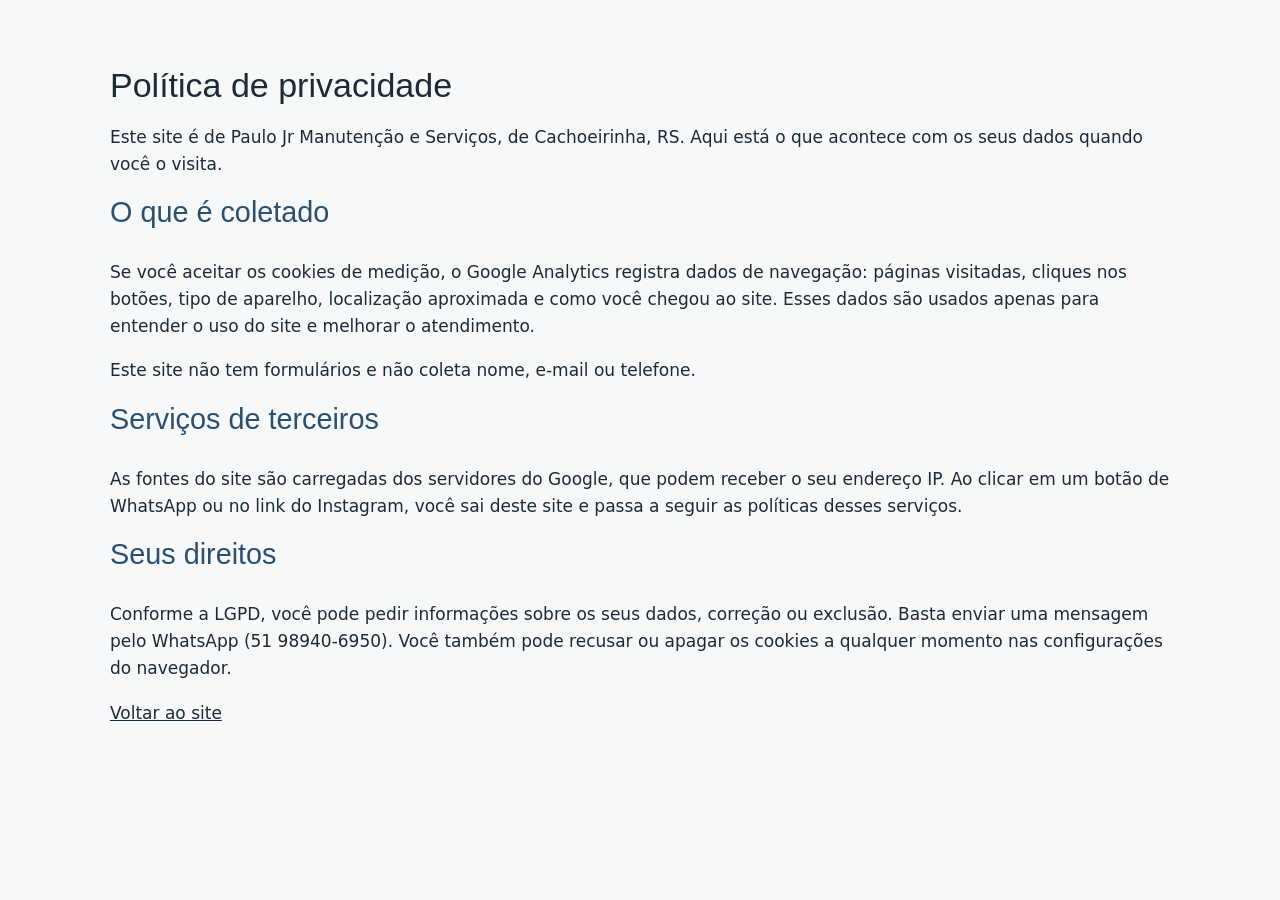
<file: privacidade.html>
<!DOCTYPE html>
<html lang="pt-BR">

<head>
    <meta charset="UTF-8">
    <meta name="viewport" content="width=device-width, initial-scale=1">
    <title>Política de privacidade | Paulo Jr Manutenção e Serviços</title>
    <meta name="robots" content="noindex">
    <link rel="stylesheet" href="css/style.css">
</head>

<body>
    <main class="secao">
        <h1>Política de privacidade</h1>
        <p>Este site é de Paulo Jr Manutenção e Serviços, de Cachoeirinha, RS. Aqui está o que acontece com os seus
            dados quando você o visita.</p>

        <h2>O que é coletado</h2>
        <p>Se você aceitar os cookies de medição, o Google Analytics registra dados de navegação: páginas visitadas,
            cliques nos botões, tipo de aparelho, localização aproximada e como você chegou ao site. Esses dados são
            usados apenas para entender o uso do site e melhorar o atendimento.</p>
        <p>Este site não tem formulários e não coleta nome, e-mail ou telefone.</p>

        <h2>Serviços de terceiros</h2>
        <p>As fontes do site são carregadas dos servidores do Google, que podem receber o seu endereço IP. Ao clicar em
            um botão de WhatsApp ou no link do Instagram, você sai deste site e passa a seguir as políticas desses
            serviços.</p>

        <h2>Seus direitos</h2>
        <p>Conforme a LGPD, você pode pedir informações sobre os seus dados, correção ou exclusão. Basta enviar uma
            mensagem pelo WhatsApp (51 98940-6950). Você também pode recusar ou apagar os cookies a qualquer momento nas
            configurações do navegador.</p>

        <p><a href="/">Voltar ao site</a></p>
    </main>
</body>
</html>
</file>
<file: css/style.css>
/* ===== Cores (da logo). Edite aqui para mudar o site todo ===== */
:root {
  --azul: #2b506e;
  --azul-escuro: #0f2236;
  --laranja: #e68f0f;
  --laranja-claro: #ffb347;
  /* mais claro: contraste AA sobre o azul */
  --fundo: #f6f8fa;
  --texto: #1c2a38;
  --branco: #ffffff;
  --linha: #c9d3dc;
  --fonte-titulo: "Michroma", "Arial Black", sans-serif;
  --fonte-texto: "Figtree", system-ui, -apple-system, "Segoe UI", sans-serif;
  --largura: 1100px;
}

*,
*::before,
*::after {
  box-sizing: border-box;
}

html {
  scroll-behavior: smooth;
  scroll-padding-top: 72px;
}

body {
  margin: 0;
  font-family: var(--fonte-texto);
  font-size: 1.0625rem;
  line-height: 1.6;
  color: var(--texto);
  background: var(--fundo);
}

img {
  max-width: 100%;
  height: auto;
  display: block;
}

a {
  color: inherit;
}

h1,
h2,
h3 {
  font-family: var(--fonte-titulo);
  font-weight: 400;
  line-height: 1.25;
  margin: 0;
}

:focus-visible {
  outline: 3px solid var(--laranja);
  outline-offset: 3px;
}

main:focus {
  outline: none;
}

/* Link para pular direto ao conteúdo (teclado e leitores de tela) */
.pular {
  position: absolute;
  left: -999px;
  top: .5rem;
  z-index: 30;
  padding: .6rem 1rem;
  background: var(--laranja);
  color: var(--azul-escuro);
  font-weight: 600;
  border-radius: 6px;
}

.pular:focus {
  left: .75rem;
}

/* ===== Botões ===== */
.botao {
  display: inline-flex;
  align-items: center;
  justify-content: center;
  min-height: 48px;
  padding: .75rem 1.5rem;
  background: var(--laranja);
  color: var(--azul-escuro);
  font-weight: 600;
  text-decoration: none;
  border-radius: 6px;
  border: 2px solid var(--laranja);
  transition: background .2s;
}

.botao:hover {
  background: var(--laranja-claro);
  border-color: var(--laranja-claro);
}

.botao--pequeno {
  min-height: 44px;
  padding: .5rem 1rem;
  font-size: .95rem;
}

.botao--grande {
  font-size: 1.4rem;
  padding: 1rem 2rem;
  font-family: var(--fonte-titulo);
}

.botao--contorno {
  background: transparent;
  color: var(--azul);
  border-color: var(--azul);
}

.botao--contorno:hover {
  background: var(--azul);
  border-color: var(--azul);
  color: var(--branco);
}

.botao--contorno-claro {
  background: transparent;
  color: var(--branco);
  border-color: var(--branco);
}

.botao--contorno-claro:hover {
  background: var(--branco);
  border-color: var(--branco);
  color: var(--azul-escuro);
}

/* ===== Topo ===== */
.topo {
  position: sticky;
  top: 0;
  z-index: 10;
  display: flex;
  align-items: center;
  justify-content: space-between;
  gap: 1rem;
  padding: .6rem 1.25rem;
  background: var(--azul);
  color: var(--branco);
}

.topo__marca {
  display: flex;
  align-items: center;
  gap: .6rem;
  text-decoration: none;
  font-family: var(--fonte-titulo);
}

.topo__marca img {
  background: var(--branco);
  border-radius: 6px;
  padding: 2px;
}

.topo__nav {
  display: flex;
  gap: 1.25rem;
}

.topo__nav a {
  display: inline-flex;
  align-items: center;
  min-height: 44px;
  text-decoration: none;
  font-weight: 600;
}

.topo__nav a:hover {
  color: var(--laranja-claro);
}

/* ===== Herói ===== */
.heroi {
  max-width: var(--largura);
  margin: 0 auto;
  padding: 4rem 1.25rem;
  display: grid;
  grid-template-columns: 1.2fr 1fr;
  gap: 3rem;
  align-items: center;
}

.heroi h1 {
  font-size: clamp(1.6rem, 3.6vw, 2.5rem);
  color: var(--azul);
}

.heroi p {
  margin: 1.25rem 0 2rem;
  max-width: 52ch;
}

.heroi__acoes {
  display: flex;
  flex-wrap: wrap;
  gap: .75rem;
}

/* "Ordem de serviço": o elemento marcante da página */
.os {
  background: var(--branco);
  border-top: 8px solid var(--laranja);
  border-radius: 4px 4px 14px 4px;
  padding: 1.5rem 1.5rem 1.25rem;
  box-shadow: 0 10px 30px rgba(15, 34, 54, .12);
  max-width: 440px;
  justify-self: center;
  width: 100%;
}

.os__titulo {
  margin: 0 0 .25rem;
  font-family: var(--fonte-titulo);
  font-size: .95rem;
  color: var(--azul);
}

.os__lista {
  margin: 0;
}

.os__lista>div {
  padding: .8rem 0;
  border-bottom: 2px dashed var(--linha);
}

.os__lista dt {
  font-size: .875rem;
  font-weight: 600;
  color: var(--azul);
}

.os__lista dd {
  margin: 0;
}

.os__tel {
  display: block;
  margin-top: 1rem;
  padding: .85rem 1rem;
  text-align: center;
  text-decoration: none;
  font-family: var(--fonte-titulo);
  font-size: 1.15rem;
  color: var(--branco);
  background: var(--azul);
  border-radius: 6px;
}

.os__tel:hover {
  background: var(--azul-escuro);
}

/* ===== Seções ===== */
.secao {
  max-width: var(--largura);
  margin: 0 auto;
  padding: 4rem 1.25rem;
}

.secao h2,
.chamada h2 {
  font-size: clamp(1.3rem, 2.6vw, 1.8rem);
  color: var(--azul);
  margin-bottom: 1.75rem;
}

.secao > .botao {
  display: block;
  width: fit-content;
  margin-inline: auto;
}

.secao__intro {
  max-width: 60ch;
  margin: -.75rem 0 2rem;
}

.secao--faixa,
.secao--escura {
  max-width: none;
}

.secao--faixa>*,
.secao--escura>* {
  max-width: var(--largura);
  margin-left: auto;
  margin-right: auto;
}

.secao--faixa {
  background: var(--branco);
  border-top: 1px solid var(--linha);
  border-bottom: 1px solid var(--linha);
}

.secao--escura {
  background: var(--azul-escuro);
  color: var(--branco);
}

.secao--escura h2 {
  color: var(--branco);
}

/* ===== Serviços ===== */
.servicos {
  list-style: none;
  margin: 0;
  padding: 0;
  display: grid;
  grid-template-columns: repeat(auto-fit, minmax(230px, 1fr));
  gap: 1.25rem;
}

.servico {
  display: flex;
  flex-direction: column;
  padding: 1.5rem;
  background: var(--branco);
  border-top: 6px solid var(--azul);
  border-radius: 4px 4px 14px 4px;
}

.servico--laranja {
  border-top-color: var(--laranja);
}

.servico__icone {
  width: 44px;
  height: 44px;
  padding: 10px;
  margin-bottom: 1rem;
  border-radius: 50%;
  background: var(--azul);
  color: var(--branco);
}

.servico--laranja .servico__icone {
  background: var(--laranja);
  color: var(--azul-escuro);
}

.servico h3 {
  font-size: 1.05rem;
  color: var(--azul);
  margin-bottom: .6rem;
}

.servico p {
  margin: 0 0 1.25rem;
}

.servico__link {
  margin-top: auto;
  display: inline-flex;
  align-items: center;
  min-height: 44px;
  font-weight: 600;
  color: var(--azul);
  text-underline-offset: 4px;
}

.servico__link:hover {
  color: var(--azul-escuro);
  text-decoration-thickness: 2px;
}

.atendimento {
  margin-top: 1.75rem;
  font-weight: 600;
  color: var(--azul);
}

/* ===== Como funciona (sequência real: aqui a numeração faz sentido) ===== */
.passos {
  list-style: none;
  margin: 0 auto;
  padding: 0;
  display: grid;
  grid-template-columns: repeat(3, 1fr);
  gap: 2rem;
  counter-reset: passo;
}

.passos li {
  counter-increment: passo;
  position: relative;
  padding-top: 3.5rem;
}

.passos li::before {
  content: counter(passo);
  position: absolute;
  top: 0;
  left: 0;
  width: 2.5rem;
  height: 2.5rem;
  display: grid;
  place-items: center;
  border-radius: 50%;
  background: var(--laranja);
  color: var(--azul-escuro);
  font-family: var(--fonte-titulo);
  font-size: 1rem;
}

.passos li:not(:last-child)::after {
  content: "";
  position: absolute;
  top: 1.2rem;
  left: 3.25rem;
  right: -1rem;
  border-top: 2px dashed var(--linha);
}

.passos h3 {
  font-size: 1rem;
  color: var(--azul);
  margin-bottom: .5rem;
}

.passos p {
  margin: 0;
  max-width: 34ch;
}

/* ===== Trabalhos realizados (use quando descomentar a seção no HTML) ===== */
.trabalhos {
  list-style: none;
  margin: 0;
  padding: 0;
  display: grid;
  grid-template-columns: repeat(auto-fit, minmax(260px, 1fr));
  gap: 1.25rem;
}

.trabalhos img {
  width: 100%;
  aspect-ratio: 4 / 3;
  object-fit: cover;
  border-radius: 4px 4px 14px 4px;
}

.trabalhos p {
  margin: .6rem 0 0;
  font-weight: 600;
  color: var(--azul);
}

/* ===== Galeria de dicas: rolagem horizontal com encaixe ===== */
.galeria {
  list-style: none;
  padding: 0 0 1rem;
  margin: 0 auto .5rem;
  display: flex;
  gap: 1rem;
  overflow-x: auto;
  scroll-snap-type: x mandatory;
  overscroll-behavior-x: contain;
  scrollbar-color: var(--laranja) var(--azul);
}

.galeria li {
  flex: 0 0 min(280px, 72vw);
  scroll-snap-align: start;
}

.galeria img {
  width: 100%;
  border-radius: 6px;
}

.galeria__dica {
  margin-top: 0;
  margin-bottom: 1.5rem;
  font-size: .95rem;
  opacity: .85;
}

/* ===== Chamada final ===== */
.chamada {
  background: var(--laranja);
  color: var(--azul-escuro);
  text-align: center;
  padding: 4rem 1.25rem;
}

.chamada h2 {
  color: var(--azul-escuro);
  margin-bottom: .75rem;
}

.chamada p {
  margin: 0 0 1.75rem;
}

.chamada .botao {
  background: var(--azul-escuro);
  border-color: var(--azul-escuro);
  color: var(--branco);
}

.chamada .botao:hover {
  background: var(--azul);
  border-color: var(--azul);
}

/* ===== Rodapé ===== */
.rodape {
  background: var(--azul);
  color: var(--branco);
  text-align: center;
  padding: 2.5rem 1.25rem;
}

.rodape img {
  margin: 0 auto 1rem;
  background: var(--branco);
  border-radius: 8px;
  padding: 3px;
}

.rodape p {
  margin: 0 0 .75rem;
}

.rodape a {
  color: var(--laranja-claro);
}

.rodape__copia {
  font-size: .85rem;
  opacity: .85;
  margin-top: 1rem;
}

/* ===== Botão fixo de WhatsApp (só no celular) ===== */
.flutuante {
  display: none;
}

/* ===== Celular e tablet ===== */
@media (max-width: 900px) {
  .heroi {
    grid-template-columns: 1fr;
    gap: 2rem;
  }

  .passos {
    grid-template-columns: 1fr;
    gap: 1.5rem;
  }

  .passos li {
    padding-top: 0;
    padding-left: 3.5rem;
  }

  .passos li:not(:last-child)::after {
    display: none;
  }
}

@media (max-width: 760px) {
  .heroi {
    padding-top: 2.5rem;
  }

  .topo__nav {
    display: none;
  }

  .rodape {
    padding-bottom: 6rem;
  }

  .flutuante {
    position: fixed;
    right: 1rem;
    bottom: calc(1rem + env(safe-area-inset-bottom, 0px));
    z-index: 20;
    display: inline-flex;
    align-items: center;
    gap: .5rem;
    min-height: 52px;
    padding: .75rem 1.1rem;
    background: var(--laranja);
    color: var(--azul-escuro);
    font-weight: 600;
    text-decoration: none;
    border-radius: 999px;
    box-shadow: 0 6px 18px rgba(15, 34, 54, .35);
  }

  .flutuante svg {
    width: 22px;
    height: 22px;
  }
}

@media (prefers-reduced-motion: reduce) {
  html {
    scroll-behavior: auto;
  }

  .botao {
    transition: none;
  }
}

/* Depoimentos */
.depoimentos__resumo {
  display: flex;
  flex-wrap: wrap;
  align-items: center;
  gap: 0.5rem;
  margin: 0 0 1rem;
}

.depoimentos {
  display: flex;
  gap: 1rem;
  margin: 0;
  padding: 0.5rem 0 1rem;
  list-style: none;
  overflow-x: auto;
  scroll-snap-type: x mandatory;
}

.depoimento {
  flex: 0 0 min(88%, 360px);
  scroll-snap-align: start;
  padding: 1.25rem;
  background: #fff;
  border: 1px solid rgba(43, 80, 110, 0.18);
  border-radius: 12px;
}

.depoimento__estrelas {
  display: flex;
  gap: 2px;
  color: #f5a300;
}

.depoimento__estrelas svg {
  width: 18px;
  height: 18px;
  fill: currentColor;
}

.depoimento blockquote {
  margin: 0.75rem 0 1rem;
  line-height: 1.55;
}

.depoimento__autor {
  margin: 0;
  font-size: 0.9rem;
  color: #2b506e;
}

.depoimentos__link {
  margin-top: 0.5rem;
  text-align: center;
}

/* Esconde o que estiver com o atributo hidden (deve ficar por último) */
.depoimentos__resumo[hidden],
.depoimentos[hidden],
#depoimentos[hidden] {
  display: none;
}

#depoimentos:not(:has(.depoimento)) {
  display: none;
}

.faq {
  display: grid;
  gap: .75rem;
}

.faq details {
  background: #fff;
  border: 1px solid var(--linha);
  border-radius: 12px;
  padding: 1rem 1.25rem;
}

.faq summary {
  font-weight: 600;
  cursor: pointer;
}

.faq details p {
  margin: .75rem 0 0;
}

.cookies {
  position: fixed;
  left: 12px;
  right: 12px;
  bottom: 12px;
  z-index: 100;
  display: flex;
  flex-wrap: wrap;
  gap: 12px;
  align-items: center;
  justify-content: space-between;
  padding: 14px 16px;
  background: #fff;
  color: #222;
  border-radius: 10px;
  box-shadow: 0 4px 20px rgba(0, 0, 0, .25);
  font-size: .9rem;
}

.cookies[hidden] {
  display: none;
}

.cookies p {
  margin: 0;
  flex: 1 1 260px;
}

.cookies__acoes {
  display: flex;
  gap: 8px;
}

.cookies button {
  padding: 8px 16px;
  border-radius: 8px;
  border: 1px solid #2b506e;
  background: #fff;
  color: #2b506e;
  font: inherit;
  cursor: pointer;
}

.cookies button[data-cookies-aceitar] {
  background: #2b506e;
  color: #fff;
}

.rodape__social a {
  display: inline-flex;
  align-items: center;
  justify-content: center;
  width: 44px;
  height: 44px;
  border-radius: 50%;
  border: 1px solid currentColor;
  color: inherit;
}

.rodape__social svg {
  width: 22px;
  height: 22px;
}

.rodape__social a:hover,
.rodape__social a:focus-visible {
  opacity: .8;
}
</file>
